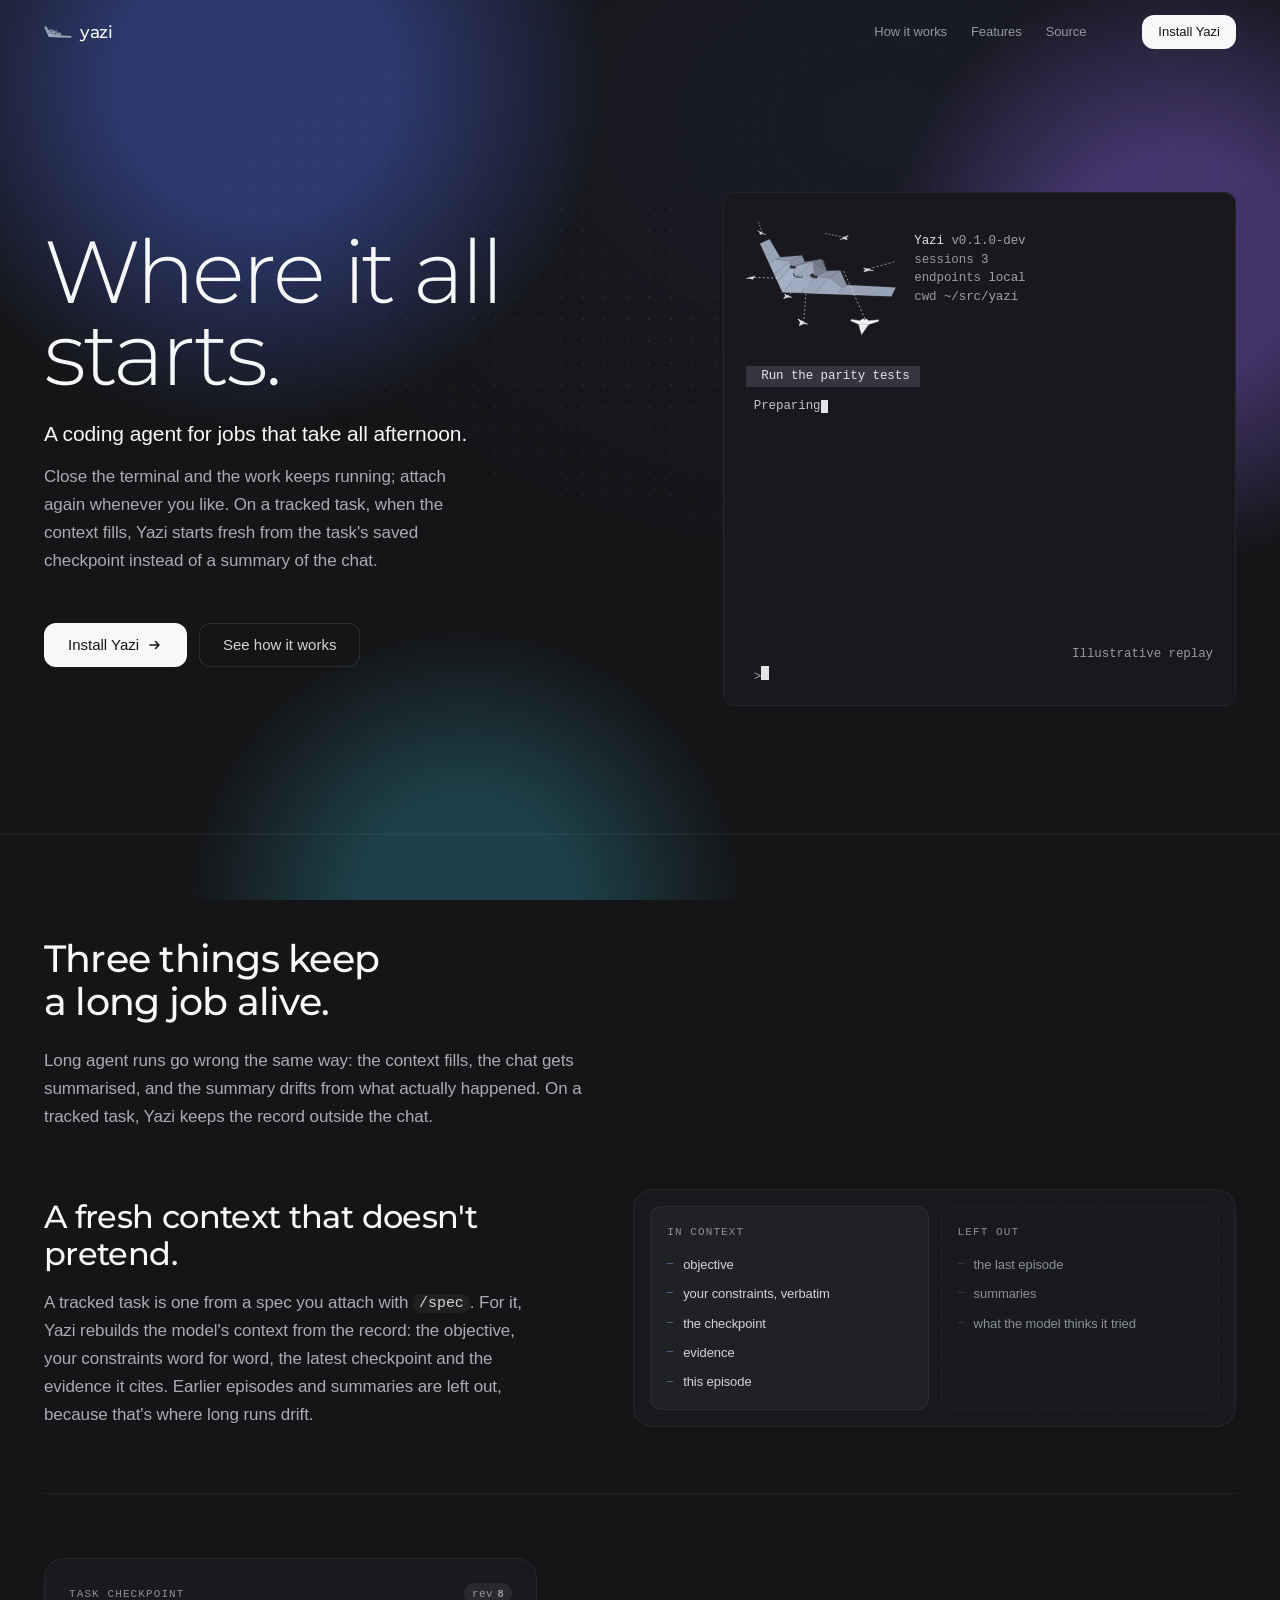
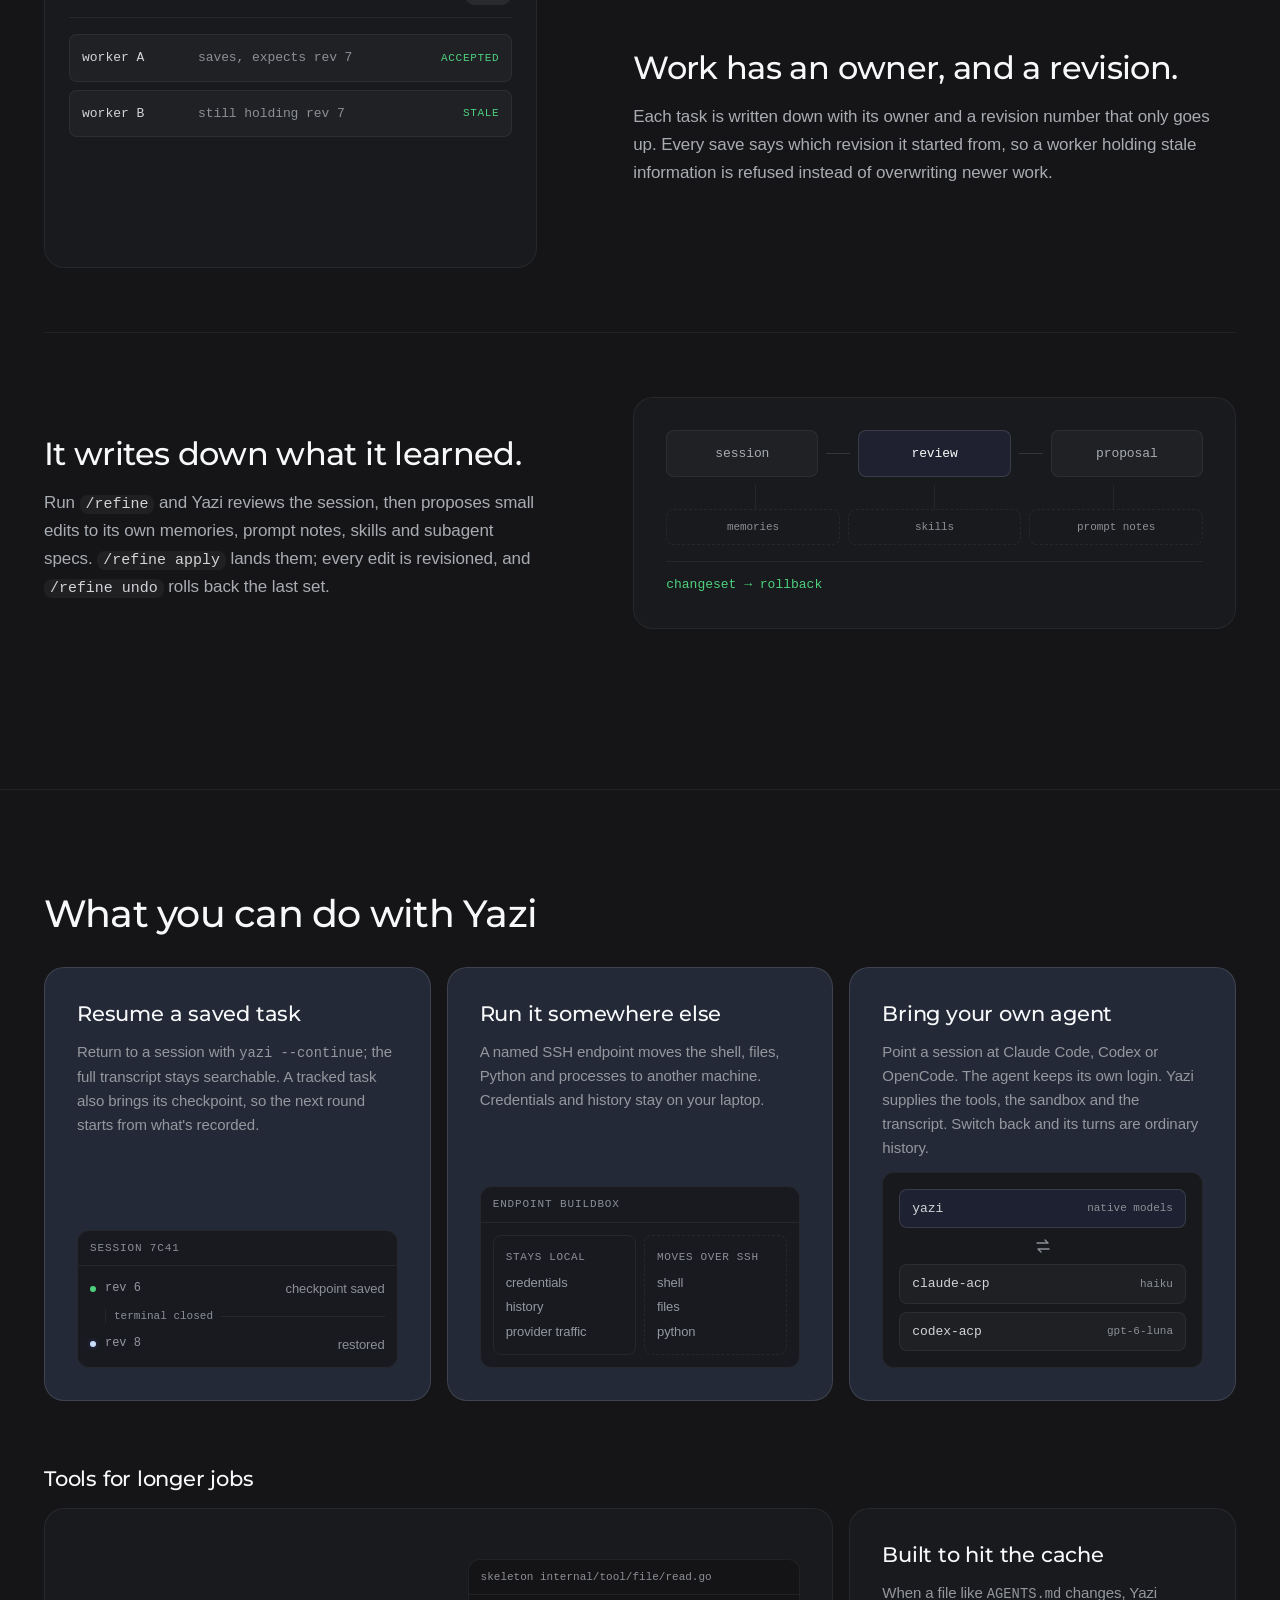
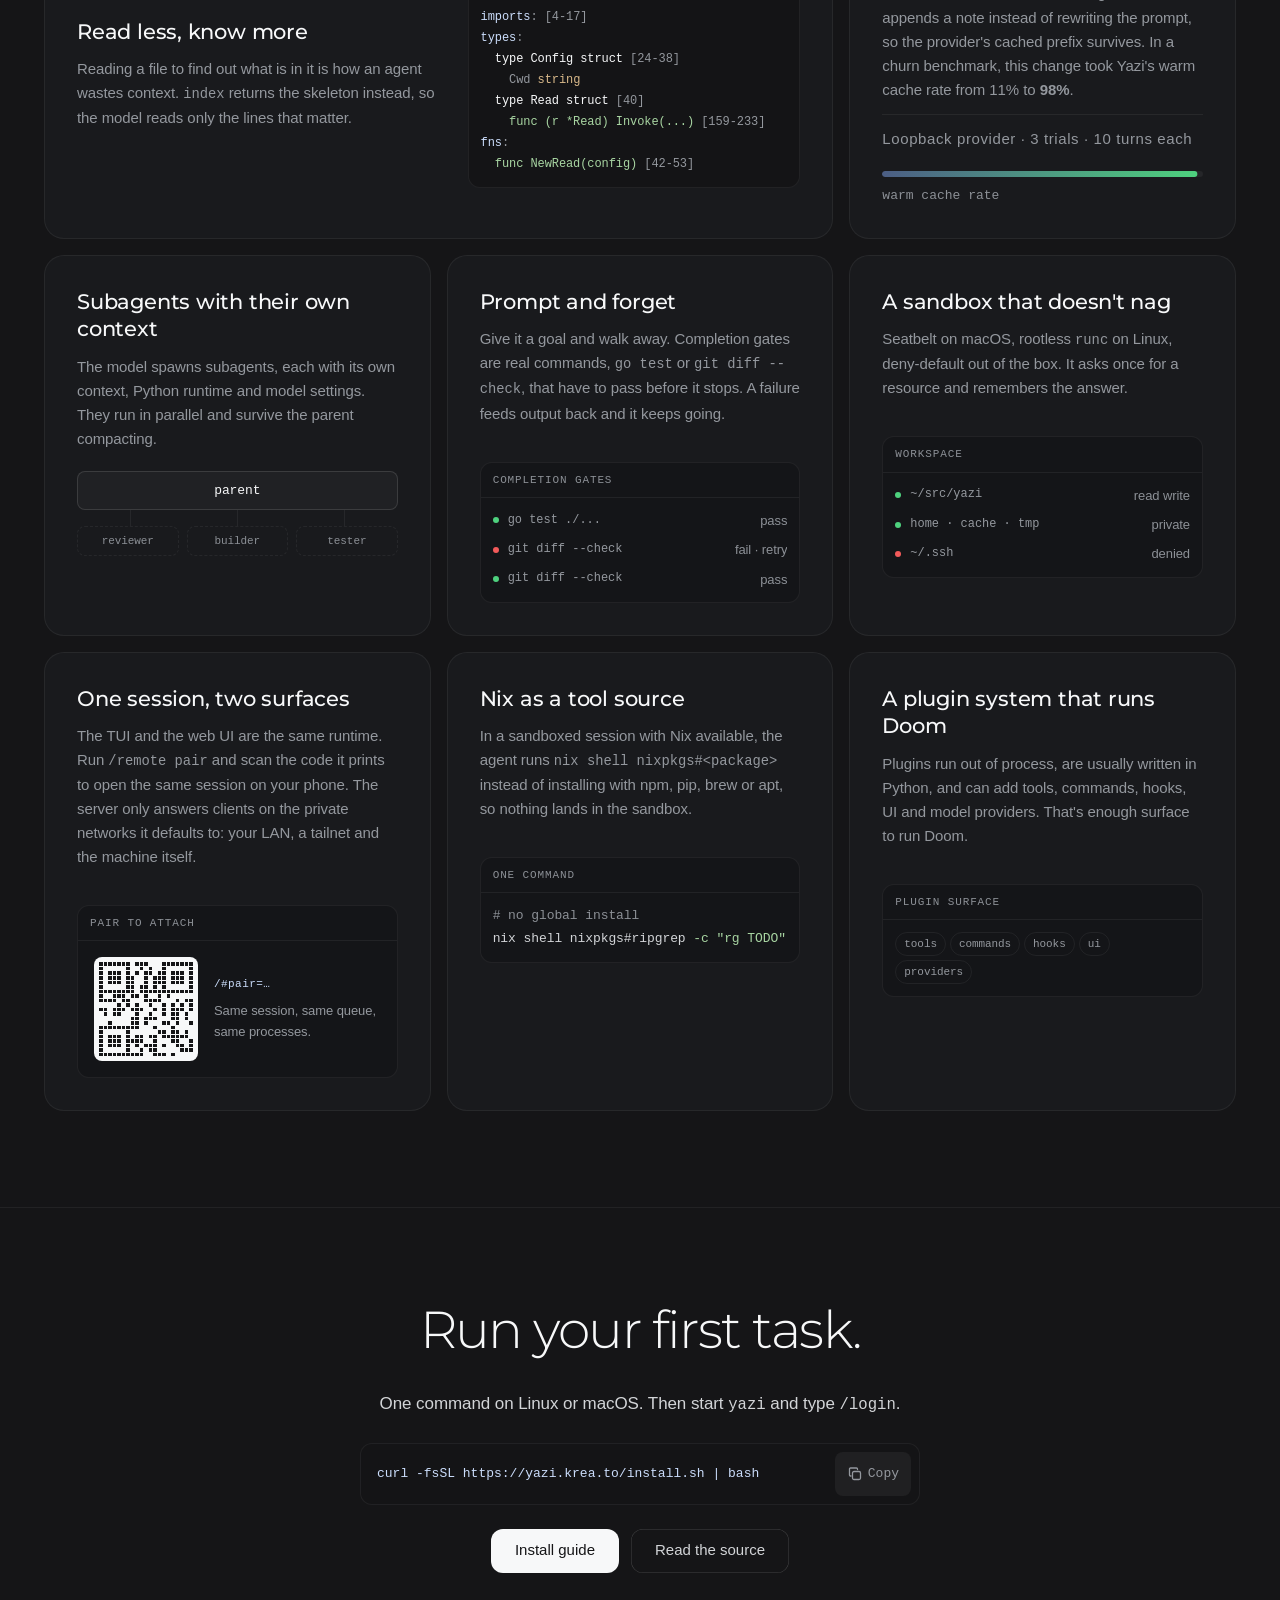
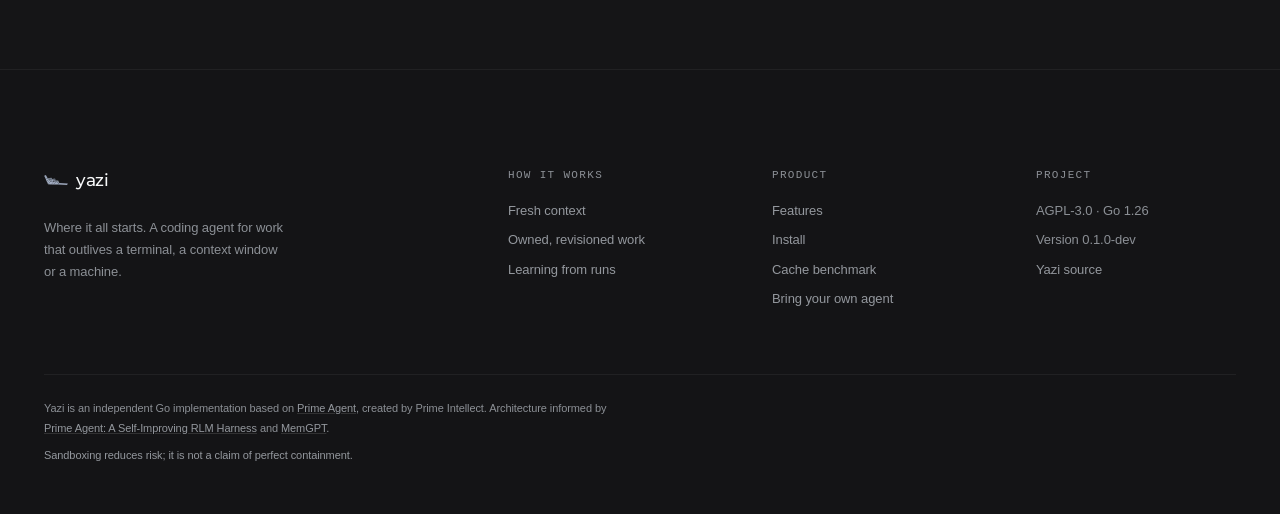
<file: index.html>
<!doctype html>
<html lang="en">
<head>
<meta charset="utf-8" />
<meta name="viewport" content="width=device-width, initial-scale=1, viewport-fit=cover" />
<meta name="color-scheme" content="dark" />
<meta name="theme-color" content="#151517" />
<title>Yazi — Where it all starts</title>
<meta name="description" content="Yazi is a coding agent for long jobs. Close the terminal and the work keeps running; on a tracked task, a full context restarts from the saved checkpoint instead of a chat summary." />
<!-- The site is dark-only (color-scheme: dark, one palette in tokens.css), so the
     icon and both brand marks are the -dark artwork; no prefers-color-scheme pair. -->
<link rel="icon" href="assets/img/favicon.svg" type="image/svg+xml" />
<link rel="preload" href="assets/fonts/montserrat-light.woff2" as="font" type="font/woff2" crossorigin />
<link rel="preload" href="assets/fonts/montserrat-medium.woff2" as="font" type="font/woff2" crossorigin />
<link rel="stylesheet" href="assets/css/tokens.css" />
<link rel="stylesheet" href="assets/css/tui.css" />
<link rel="stylesheet" href="assets/css/site.css" />
</head>
<body>

<a class="skip" href="#main">Skip to content</a>

<div class="field" aria-hidden="true">
  <div class="field__blob field__blob--1"></div>
  <div class="field__blob field__blob--2"></div>
  <div class="field__blob field__blob--3"></div>
  <div class="field__grid"><div class="field__dots"></div></div>
</div>

<div class="progress" aria-hidden="true"><i data-progress></i></div>

<header class="nav" data-nav>
  <div class="nav__inner">
    <a class="brand" href="index.html" aria-label="Yazi, home">
      <!-- Wing-only mark: the full logo's drones turn to specks at 28px. -->
      <img class="brand__mark" src="assets/img/mark-dark.svg" alt="" width="28" height="28" />
      <span class="brand__word">yazi</span>
    </a>
    <nav class="nav__links" aria-label="Sections">
      <a href="#mechanisms">How it works</a>
      <a href="#features">Features</a>
      <a href="https://src.krea.to/kreato/yazi">Source</a>
    </nav>
    <div class="nav__actions">
      <a class="btn btn--primary btn--sm" href="install.html">Install Yazi</a>
      <button class="nav__toggle" type="button" data-nav-toggle aria-expanded="false" aria-controls="nav-menu" aria-label="Open menu" hidden>
        <svg width="20" height="20" viewBox="0 0 20 20" fill="none" aria-hidden="true"><path d="M3 6h14M3 10h14M3 14h14" stroke="currentColor" stroke-width="1.5" stroke-linecap="round"/></svg>
      </button>
    </div>
  </div>
  <nav class="nav__menu" id="nav-menu" aria-label="Sections" data-nav-menu hidden>
      <a href="#mechanisms">How it works</a>
      <a href="#features">Features</a>
      <a href="https://src.krea.to/kreato/yazi">Source</a>
  </nav>
</header>

<main id="main">

  <!-- ══ HERO ══════════════════════════════════════════════════════════ -->
  <section class="hero" id="top">
    <div class="wrap">
      <div class="hero__grid">

        <div class="hero__copy">
          <h1 class="hero__title" data-split>
            <span class="line">Where it all</span>
            <span class="line">starts.</span>
          </h1>
          <p class="hero__lede hero__lede--strong">
            A coding agent for jobs that take all afternoon.
          </p>
          <p class="hero__lede hero__lede--detail">
            Close the terminal and the work keeps running; attach again whenever
            you like. On a tracked task, when the context fills, Yazi starts
            fresh from the task's saved checkpoint instead of a summary of the
            chat.
          </p>
          <div class="hero__cta" data-reveal>
            <a class="btn btn--primary" href="install.html" data-magnetic>
              Install Yazi
              <svg class="btn__icon" width="16" height="16" viewBox="0 0 16 16" fill="none" aria-hidden="true"><path d="M3 8h9M8.5 4.5 12 8l-3.5 3.5" stroke="currentColor" stroke-width="1.5" stroke-linecap="round" stroke-linejoin="round"/></svg>
            </a>
            <a class="btn btn--ghost" href="#mechanisms" data-magnetic>See how it works</a>
          </div>
        </div>

        <div class="hero__demo" data-reveal>
          <div class="hero__demo-inner" data-parallax="0.03">
          <figure class="tui" data-terminal>
            <div class="tui__screen">
              <div class="tui__header">
                <span class="tui__logo" aria-hidden="true"><img class="tui__logo-img" src="assets/img/logo-dark.svg" alt="" width="1024" height="1024" /></span>
                <div class="tui__meta">
                  <div class="tui__meta-row"><span class="tui__meta-name">Yazi </span><span class="tui__meta-val">v0.1.0-dev</span></div>
                  <div class="tui__meta-row"><span class="tui__meta-key">sessions </span><span class="tui__meta-val">3</span></div>
                  <div class="tui__meta-row"><span class="tui__meta-key">endpoints </span><span class="tui__meta-val">local</span></div>
                  <div class="tui__meta-row"><span class="tui__meta-key">cwd </span><span class="tui__meta-val">~/src/yazi</span></div>
                </div>
              </div>

              <div class="tui__log" data-terminal-out aria-label="Example Yazi session resuming after a disconnect">
                <p class="tui__user">Run the parity tests</p>
                <p class="tui__assistant">Preparing the test run.</p>
                <p class="tui__event">Checkpoint saved</p>
                <p class="tui__event is-disconnected">Terminal disconnected</p>
                <p class="tui__event">$ yazi --continue</p>
                <p class="tui__event is-resumed">Session restored</p>
                <div class="tui__tool is-done">
                  <div class="tui__tool-head">shell · <span class="tui__tool-state">done</span></div>
                  <div class="tui__tool-cmd">$ go test ./internal/tui2/parity</div>
                  <div class="tui__tool-out">ok  internal/tui2/parity    0.12s</div>
                  <div class="tui__tool-time">Took 1.2s</div>
                </div>
                <p class="tui__assistant">All four scenarios passed.</p>
              </div>

              <p class="sr-only" data-terminal-live role="log" aria-live="polite" aria-atomic="false"></p>

              <div class="tui__hint">
                <span class="tui__state"><span class="tui__spinner" data-spinner aria-hidden="true"></span><span data-state></span></span>
                <span class="tui__mode">Illustrative replay</span>
              </div>

              <div class="tui__prompt" aria-hidden="true"><span class="tui__prompt-glyph">&gt;</span><span class="tui__cursor"></span></div>
            </div>
          </figure>
          </div>
        </div>

      </div>
    </div>
  </section>

  <!-- ══ THE MECHANISMS ════════════════════════════════════════════════ -->
  <section class="section section--rule" id="mechanisms">
    <div class="wrap">
      <header class="section__head" data-reveal>
        <h2 class="h2">Three things keep a long job alive.</h2>
        <p class="lede">
          Long agent runs go wrong the same way: the context fills, the chat
          gets summarised, and the summary drifts from what actually happened.
          On a tracked task, Yazi keeps the record outside the chat.
        </p>
      </header>

      <!-- 01 -->
      <div class="split split--wide split--feature" id="bounded-episodes">
        <div class="split__text" data-reveal>
          <h3 class="h3 h3--lg">A fresh context that doesn't pretend.</h3>
          <p class="lede">
            A tracked task is one from a spec you attach with <code>/spec</code>.
            For it, Yazi rebuilds the model's context from the record: the
            objective, your constraints word for word, the latest checkpoint and
            the evidence it cites. Earlier episodes and summaries are left out,
            because that's where long runs drift.
          </p>
        </div>
        <div class="split__figure" data-reveal>
          <figure class="episode" aria-label="The context contains canonical task state and this episode's messages. It leaves out the previous episode, compaction summaries, and the model's recollection.">
            <div class="episode__col episode__col--in">
              <h4 class="episode__head mono">in context</h4>
              <ul class="episode__list">
                <li>objective</li>
                <li>your constraints, verbatim</li>
                <li>the checkpoint</li>
                <li>evidence</li>
                <li>this episode</li>
              </ul>
            </div>
            <div class="episode__col episode__col--out">
              <h4 class="episode__head mono">left out</h4>
              <ul class="episode__list episode__list--muted">
                <li>the last episode</li>
                <li>summaries</li>
                <li>what the model thinks it tried</li>
              </ul>
            </div>
          </figure>
        </div>
      </div>

      <!-- 02 -->
      <div class="split split--wide split--feature split--flip" id="revisioned-state">
        <div class="split__text" data-reveal>
          <h3 class="h3 h3--lg">Work has an owner, and a revision.</h3>
          <p class="lede">
            Each task is written down with its owner and a revision number that
            only goes up. Every save says which revision it started from, so a
            worker holding stale information is refused instead of overwriting
            newer work.
          </p>
        </div>
        <div class="split__figure" data-reveal>
          <figure class="race" data-race aria-label="Worker A saves the task checkpoint at revision 7 and it becomes revision 8. Worker B, still holding revision 7, tries to save and is rejected.">
            <div class="race__head">
              <span class="mono race__label">task checkpoint</span>
              <span class="pill pill--mono">rev <b data-race-rev>7</b></span>
            </div>
            <div class="race__rows">
              <div class="race__row" data-race-row="a">
                <span class="race__who mono">worker A</span>
                <span class="race__what">saves, expects rev 7</span>
                <span class="race__verdict" data-race-verdict>accepted</span>
              </div>
              <div class="race__row" data-race-row="b">
                <span class="race__who mono">worker B</span>
                <span class="race__what">still holding rev 7</span>
                <span class="race__verdict" data-race-verdict>stale</span>
              </div>
              <div class="race__row race__row--stale" data-race-row="b2">
                <span class="race__who mono">worker B</span>
                <span class="race__what">saves, expects rev 7</span>
                <span class="race__verdict" data-race-verdict>rejected</span>
              </div>
            </div>
            <div class="race__foot">
              <span class="mono">expected 7 ≠ current 8</span>
              <span class="mono race__foot-note">B reloads</span>
            </div>
          </figure>
        </div>
      </div>

      <!-- 03 -->
      <div class="split split--wide split--feature" id="continual-harness">
        <div class="split__text" data-reveal>
          <h3 class="h3 h3--lg">It writes down what it learned.</h3>
          <p class="lede">
            Run <code>/refine</code> and Yazi reviews the session, then proposes
            small edits to its own memories, prompt notes, skills and subagent
            specs. <code>/refine apply</code> lands them; every edit is
            revisioned, and <code>/refine undo</code> rolls back the last set.
          </p>
        </div>
        <div class="split__figure" data-reveal>
          <figure class="harness" aria-label="A session is reviewed, producing a proposal that edits memories, skills and prompt notes, with rollback available.">
            <div class="harness__stage">
              <span class="harness__node">session</span>
              <span class="harness__flow" aria-hidden="true"></span>
              <span class="harness__node harness__node--accent">review</span>
              <span class="harness__flow" aria-hidden="true"></span>
              <span class="harness__node">proposal</span>
            </div>
            <div class="harness__fan" aria-hidden="true"><i></i><i></i><i></i></div>
            <div class="harness__targets">
              <span class="harness__target">memories</span>
              <span class="harness__target">skills</span>
              <span class="harness__target">prompt notes</span>
            </div>
            <div class="harness__foot">
              <span class="mono harness__foot-ok">changeset → rollback</span>
            </div>
          </figure>
        </div>
      </div>
    </div>
  </section>

  <!-- ══ FEATURES ══════════════════════════════════════════════════════ -->
  <section class="section section--rule" id="features">
    <div class="wrap">
      <header class="section__head" data-reveal>
        <h2 class="h2">What you can do with Yazi</h2>
      </header>

      <div class="caps caps--workflows">
        <article class="cap" data-reveal id="history">
          <h3 class="h3">Resume a saved task</h3>
          <p>
            Return to a session with <code>yazi --continue</code>; the full
            transcript stays searchable. A tracked task also brings its
            checkpoint, so the next round starts from what's recorded.
          </p>
          <figure class="fig" aria-hidden="true">
            <div class="fig__head mono">session 7c41</div>
            <div class="fig__body">
              <div class="fig__row">
                <span class="fig__dot fig__dot--ok"></span>
                <span class="fig__k mono">rev 6</span>
                <span class="fig__v">checkpoint saved</span>
              </div>
              <div class="fig__gap mono">terminal closed</div>
              <div class="fig__row">
                <span class="fig__dot fig__dot--live"></span>
                <span class="fig__k mono">rev 8</span>
                <span class="fig__v">restored</span>
              </div>
            </div>
          </figure>
        </article>

        <article class="cap" data-reveal id="endpoints">
          <h3 class="h3">Run it somewhere else</h3>
          <p>
            A named SSH endpoint moves the shell, files, Python and processes to
            another machine. Credentials and history stay on your laptop.
          </p>
          <figure class="fig" aria-hidden="true">
            <div class="fig__head mono">endpoint buildbox</div>
            <div class="fig__split">
              <div class="fig__col">
                <span class="fig__colhead mono">stays local</span>
                <span>credentials</span>
                <span>history</span>
                <span>provider traffic</span>
              </div>
              <div class="fig__col fig__col--moves">
                <span class="fig__colhead mono">moves over ssh</span>
                <span>shell</span>
                <span>files</span>
                <span>python</span>
              </div>
            </div>
          </figure>
        </article>

        <article class="cap" data-reveal id="acp">
          <div class="cap__body">
            <h3 class="h3">Bring your own agent</h3>
            <p>
              Point a session at Claude Code, Codex or OpenCode. The agent keeps
              its own login. Yazi supplies the tools, the sandbox and the
              transcript. Switch back and its turns are ordinary history.
            </p>
          </div>
          <div class="cap__figure">
            <figure class="acp" aria-label="A session switching between Yazi's models and external ACP agents, each keeping its own session.">
              <div class="acp__row acp__row--yazi">
                <span class="acp__who">yazi</span>
                <span class="acp__what mono">native models</span>
              </div>
              <div class="acp__swap" aria-hidden="true">
                <svg width="20" height="20" viewBox="0 0 20 20" fill="none"><path d="M4 7h11l-3-3M16 13H5l3 3" stroke="currentColor" stroke-width="1.4" stroke-linecap="round" stroke-linejoin="round"/></svg>
              </div>
              <div class="acp__row">
                <span class="acp__who">claude-acp</span>
                <span class="acp__what mono">haiku</span>
              </div>
              <div class="acp__row">
                <span class="acp__who">codex-acp</span>
                <span class="acp__what mono">gpt-6-luna</span>
              </div>
            </figure>
          </div>
        </article>
      </div>

      <h3 class="h3 features__subhead">Tools for longer jobs</h3>
      <div class="caps">
        <article class="cap cap--wide" data-reveal>
          <div class="cap__body">
            <h4 class="h3">Read less, know more</h4>
            <p>
              Reading a file to find out what is in it is how an agent wastes
              context. <code>index</code> returns the skeleton instead, so the
              model reads only the lines that matter.
            </p>
          </div>
          <div class="cap__figure">
            <figure class="skeleton" aria-label="Example index output for a Go file: imports, types with fields and methods, and functions, each with a line range.">
              <div class="skeleton__head mono">skeleton internal/tool/file/read.go</div>
              <pre class="skeleton__body"><span class="sk-k">imports</span>: [4-17]
<span class="sk-k">types</span>:
  <span class="sk-t">type Config struct</span> [24-38]
    Cwd <span class="sk-y">string</span>
  <span class="sk-t">type Read struct</span> [40]
    <span class="sk-f">func (r *Read) Invoke(...)</span> [159-233]
<span class="sk-k">fns</span>:
  <span class="sk-f">func NewRead(config)</span> [42-53]</pre>
            </figure>
          </div>
        </article>

        <article class="cap" data-reveal id="cache">
          <h4 class="h3">Built to hit the cache</h4>
          <p>
            When a file like <code>AGENTS.md</code> changes, Yazi appends a note
            instead of rewriting the prompt, so the provider's cached prefix
            survives. In a churn benchmark, this change took Yazi's warm cache
            rate from 11% to <b>98%</b>.
          </p>
          <p class="cap__meta">Loopback provider · 3 trials · 10 turns each</p>
          <div class="cap__gauge" aria-hidden="true">
            <div class="gauge" data-gauge><i></i></div>
            <span class="mono gauge__label">warm cache rate</span>
          </div>
        </article>

        <article class="cap" data-reveal id="rlm">
          <h4 class="h3">Subagents with their own context</h4>
          <p>
            The model spawns subagents, each with its own context, Python
            runtime and model settings. They run in parallel and survive the
            parent compacting.
          </p>
          <div class="cap__tree" aria-hidden="true">
            <div class="cap__node cap__node--root">parent</div>
            <div class="cap__kids"><i></i><i></i><i></i></div>
            <div class="cap__leaves">
              <span>reviewer</span><span>builder</span><span>tester</span>
            </div>
          </div>
        </article>

        <article class="cap" data-reveal id="gates">
          <h4 class="h3">Prompt and forget</h4>
          <p>
            Give it a goal and walk away. Completion gates are real commands,
            <code>go test</code> or <code>git diff --check</code>, that have to
            pass before it stops. A failure feeds output back and it keeps
            going.
          </p>
          <figure class="fig" aria-hidden="true">
            <div class="fig__head mono">completion gates</div>
            <div class="fig__body">
              <div class="fig__row">
                <span class="fig__dot fig__dot--ok"></span>
                <span class="fig__k mono">go test ./...</span>
                <span class="fig__v">pass</span>
              </div>
              <div class="fig__row">
                <span class="fig__dot fig__dot--bad"></span>
                <span class="fig__k mono">git diff --check</span>
                <span class="fig__v">fail · retry</span>
              </div>
              <div class="fig__row">
                <span class="fig__dot fig__dot--ok"></span>
                <span class="fig__k mono">git diff --check</span>
                <span class="fig__v">pass</span>
              </div>
            </div>
          </figure>
        </article>

        <article class="cap" data-reveal id="sandbox">
          <h4 class="h3">A sandbox that doesn't nag</h4>
          <p>
            Seatbelt on macOS, rootless <code>runc</code> on Linux, deny-default
            out of the box. It asks once for a resource and remembers the
            answer.
          </p>
          <figure class="fig" aria-hidden="true">
            <div class="fig__head mono">workspace</div>
            <div class="fig__body">
              <div class="fig__row">
                <span class="fig__dot fig__dot--ok"></span>
                <span class="fig__k mono">~/src/yazi</span>
                <span class="fig__v">read write</span>
              </div>
              <div class="fig__row">
                <span class="fig__dot fig__dot--ok"></span>
                <span class="fig__k mono">home · cache · tmp</span>
                <span class="fig__v">private</span>
              </div>
              <div class="fig__row">
                <span class="fig__dot fig__dot--bad"></span>
                <span class="fig__k mono">~/.ssh</span>
                <span class="fig__v">denied</span>
              </div>
            </div>
          </figure>
        </article>

        <article class="cap" data-reveal id="surfaces-qr">
          <h4 class="h3">One session, two surfaces</h4>
          <p>
            The TUI and the web UI are the same runtime. Run
            <code>/remote pair</code> and scan the code it prints to open the
            same session on your phone. The server only answers clients on the
            private networks it defaults to: your LAN, a tailnet and the machine
            itself.
          </p>
          <figure class="fig fig--qr" aria-hidden="true">
            <div class="fig__head mono">pair to attach</div>
            <div class="fig__qrbody">
              <div class="qr" data-qr></div>
              <div class="fig__qrtext">
                <span class="mono">/#pair=…</span>
                <span>Same session, same queue, same processes.</span>
              </div>
            </div>
          </figure>
        </article>

        <article class="cap" data-reveal id="nix">
          <h4 class="h3">Nix as a tool source</h4>
          <p>
            In a sandboxed session with Nix available, the agent runs
            <code>nix shell nixpkgs#&lt;package&gt;</code> instead of installing
            with npm, pip, brew or apt, so nothing lands in the sandbox.
          </p>
          <figure class="fig fig--code" aria-hidden="true">
            <div class="fig__head mono">one command</div>
            <pre class="fig__code"><span class="c-com"># no global install</span>
nix shell nixpkgs#ripgrep <span class="c-str">-c</span> <span class="c-str">"rg TODO"</span></pre>
          </figure>
        </article>

        <article class="cap" data-reveal id="plugins">
          <h4 class="h3">A plugin system that runs Doom</h4>
          <p>
            Plugins run out of process, are usually written in Python, and can
            add tools, commands, hooks, UI and model providers. That's enough
            surface to run Doom.
          </p>
          <figure class="fig" aria-hidden="true">
            <div class="fig__head mono">plugin surface</div>
            <div class="fig__tags">
              <span>tools</span><span>commands</span><span>hooks</span>
              <span>ui</span><span>providers</span>
            </div>
          </figure>
        </article>
      </div>
    </div>
  </section>

  <!-- ══ INSTALL ═══════════════════════════════════════════════════════ -->
  <section class="section section--rule" id="install">
    <div class="wrap">
      <div class="cta" data-reveal>
        <h2 class="cta__title">Run your first task.</h2>
        <p class="cta__note">One command on Linux or macOS. Then start <code>yazi</code> and type <code>/login</code>.</p>
        <div class="snippet" data-copy-host>
              <code class="snippet__code">curl -fsSL https://yazi.krea.to/install.sh | bash</code>
              <button class="snippet__copy" type="button" data-copy aria-label="Copy install command" hidden>
                <svg width="16" height="16" viewBox="0 0 16 16" fill="none" aria-hidden="true"><rect x="5.5" y="5.5" width="8" height="8" rx="1.5" stroke="currentColor" stroke-width="1.3"/><path d="M10.5 3.5v-.5a1 1 0 0 0-1-1h-6a1 1 0 0 0-1 1v6a1 1 0 0 0 1 1H4" stroke="currentColor" stroke-width="1.3" stroke-linecap="round"/></svg>
                <span class="snippet__copy-text">Copy</span>
              </button>
            </div>
            <p class="snippet__feedback sr-only" role="status" data-copy-feedback></p>
        <div class="cta__actions">
          <a class="btn btn--primary" href="install.html">Install guide</a>
          <a class="btn btn--ghost" href="https://src.krea.to/kreato/yazi">Read the source</a>
        </div>
      </div>
    </div>
  </section>
</main>

<footer class="foot">
  <div class="wrap">
    <div class="foot__grid">
      <div class="foot__brand">
        <a class="brand" href="index.html">
          <!-- Wing-only mark, -dark variant, as in the header. -->
          <img class="brand__mark" src="assets/img/mark-dark.svg" alt="" width="24" height="24" />
          <span class="brand__word">yazi</span>
        </a>
        <p class="foot__tag">Where it all starts. A coding agent for work that outlives a terminal, a context window or a machine.</p>
      </div>
      <nav class="foot__col" aria-label="How it works">
        <p class="foot__head mono">How it works</p>
        <a href="index.html#bounded-episodes">Fresh context</a>
        <a href="index.html#revisioned-state">Owned, revisioned work</a>
        <a href="index.html#continual-harness">Learning from runs</a>
      </nav>
      <nav class="foot__col" aria-label="Product">
        <p class="foot__head mono">Product</p>
        <a href="index.html#features">Features</a>
        <a href="install.html">Install</a>
        <a href="index.html#cache">Cache benchmark</a>
        <a href="index.html#acp">Bring your own agent</a>
      </nav>
      <div class="foot__col">
        <p class="foot__head mono">Project</p>
        <p class="foot__meta">AGPL-3.0 · Go 1.26</p>
        <p class="foot__meta">Version 0.1.0-dev</p>
        <a href="https://src.krea.to/kreato/yazi">Yazi source</a>
      </div>
    </div>
    <div class="foot__base">
      <p class="foot__line">
        Yazi is an independent Go implementation based on
        <a href="https://github.com/PrimeIntellect-ai/prime-agent">Prime Agent</a>,
        created by Prime Intellect. Architecture informed by
        <a href="https://arxiv.org/abs/2608.23552">Prime Agent: A Self-Improving RLM Harness</a>
        and <a href="https://arxiv.org/abs/2310.08560">MemGPT</a>.
      </p>
      <p class="foot__line foot__line--dim">Sandboxing reduces risk; it is not a claim of perfect containment.</p>
    </div>
  </div>
</footer>

<script src="assets/js/terminal-frames.js" defer></script>
<script src="assets/js/site.js" defer></script>
</body>
</html>
</file>
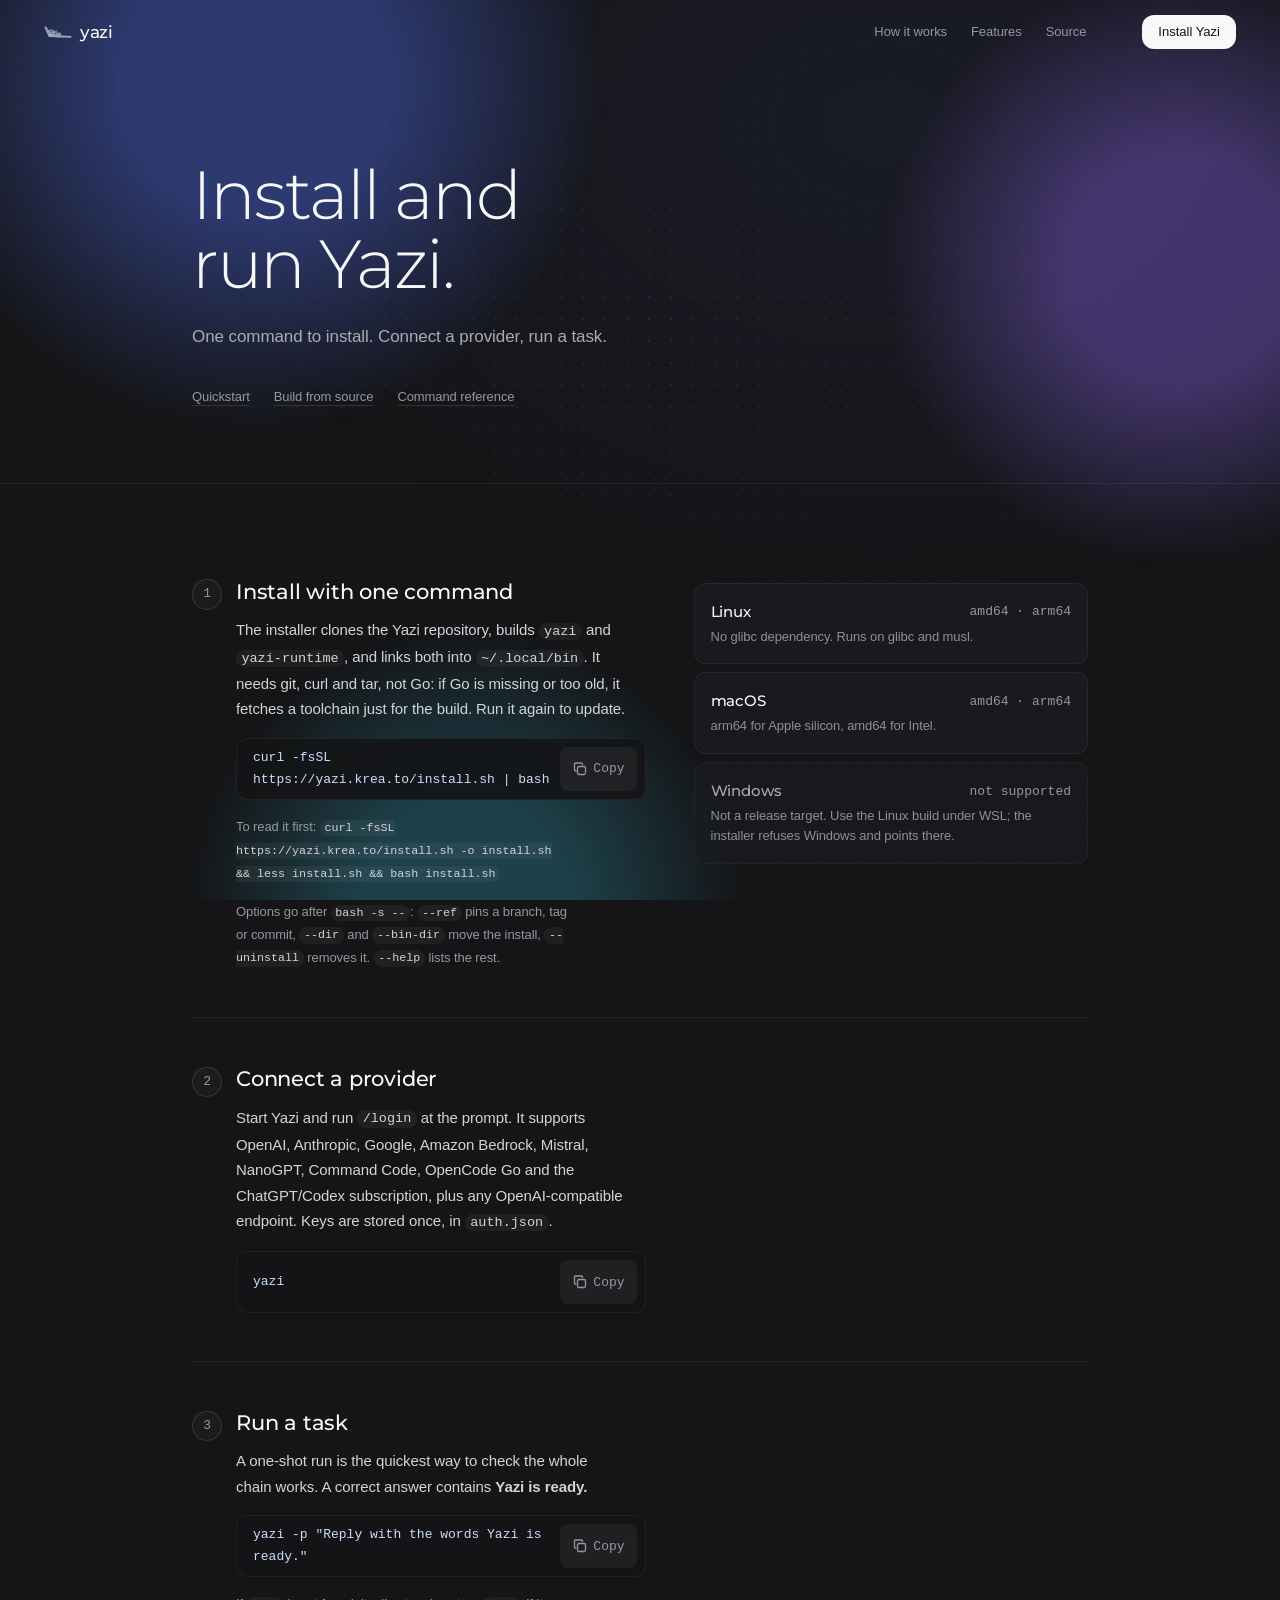
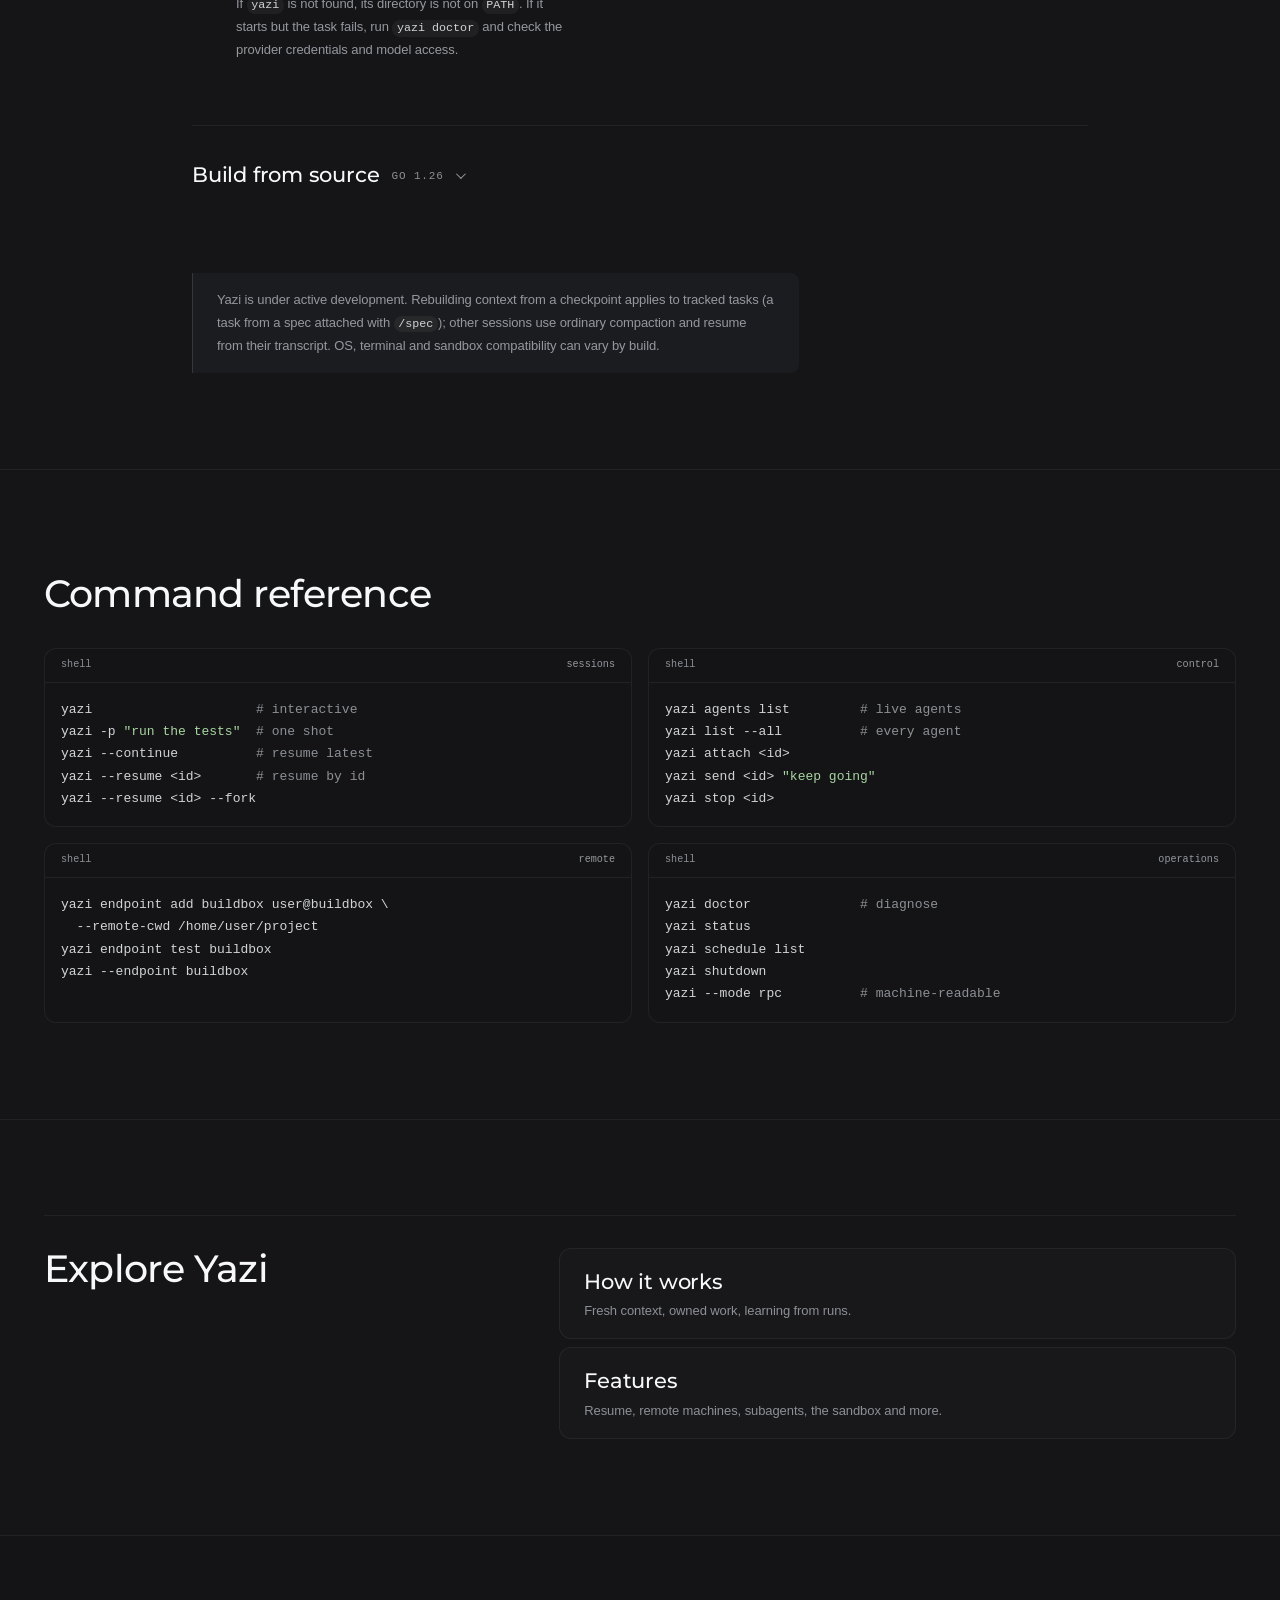
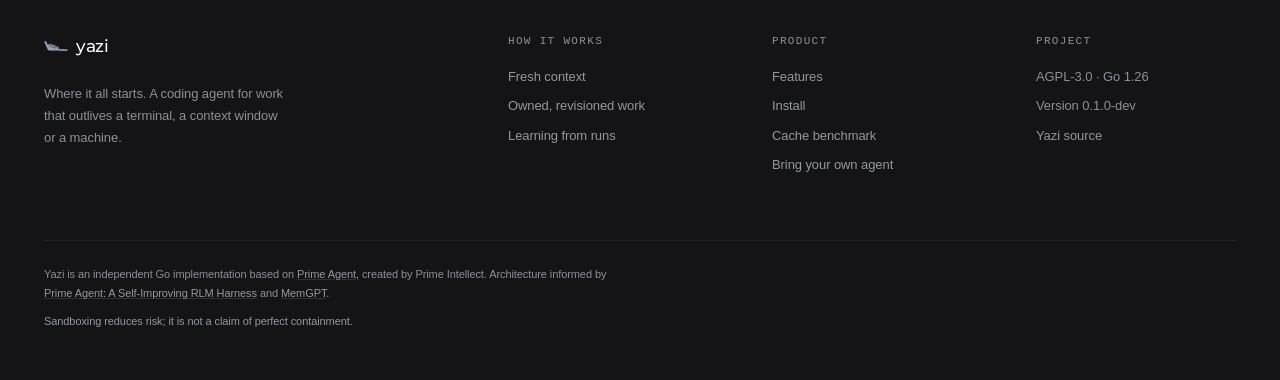
<file: install.html>
<!doctype html>
<html lang="en">
<head>
<meta charset="utf-8" />
<meta name="viewport" content="width=device-width, initial-scale=1, viewport-fit=cover" />
<meta name="color-scheme" content="dark" />
<meta name="theme-color" content="#151517" />
<title>Install — Yazi</title>
<meta name="description" content="Install Yazi on Linux or macOS with one command, connect a provider, and run your first task." />
<!-- The site is dark-only (color-scheme: dark, one palette in tokens.css), so the
     icon and both brand marks are the -dark artwork; no prefers-color-scheme pair. -->
<link rel="icon" href="assets/img/favicon.svg" type="image/svg+xml" />
<link rel="preload" href="assets/fonts/montserrat-light.woff2" as="font" type="font/woff2" crossorigin />
<link rel="preload" href="assets/fonts/montserrat-medium.woff2" as="font" type="font/woff2" crossorigin />
<link rel="stylesheet" href="assets/css/tokens.css" />
<link rel="stylesheet" href="assets/css/tui.css" />
<link rel="stylesheet" href="assets/css/site.css" />
</head>
<body>

<a class="skip" href="#main">Skip to content</a>

<div class="field" aria-hidden="true">
  <div class="field__blob field__blob--1"></div>
  <div class="field__blob field__blob--2"></div>
  <div class="field__blob field__blob--3"></div>
  <div class="field__grid"><div class="field__dots"></div></div>
</div>

<div class="progress" aria-hidden="true"><i data-progress></i></div>

<header class="nav" data-nav>
  <div class="nav__inner">
    <a class="brand" href="index.html" aria-label="Yazi, home">
      <!-- Wing-only mark: the full logo's drones turn to specks at 28px. -->
      <img class="brand__mark" src="assets/img/mark-dark.svg" alt="" width="28" height="28" />
      <span class="brand__word">yazi</span>
    </a>
    <nav class="nav__links" aria-label="Sections">
      <a href="index.html#mechanisms">How it works</a>
      <a href="index.html#features">Features</a>
      <a href="https://src.krea.to/kreato/yazi">Source</a>
    </nav>
    <div class="nav__actions">
      <a class="btn btn--primary btn--sm" href="install.html" aria-current="page">Install Yazi</a>
      <button class="nav__toggle" type="button" data-nav-toggle aria-expanded="false" aria-controls="nav-menu" aria-label="Open menu" hidden>
        <svg width="20" height="20" viewBox="0 0 20 20" fill="none" aria-hidden="true"><path d="M3 6h14M3 10h14M3 14h14" stroke="currentColor" stroke-width="1.5" stroke-linecap="round"/></svg>
      </button>
    </div>
  </div>
  <nav class="nav__menu" id="nav-menu" aria-label="Sections" data-nav-menu hidden>
      <a href="index.html#mechanisms">How it works</a>
      <a href="index.html#features">Features</a>
      <a href="https://src.krea.to/kreato/yazi">Source</a>
  </nav>
</header>

<main id="main">

  <section class="pagehead">
    <div class="wrap">
      <h1 class="pagehead__title" data-split>
        <span class="line">Install and</span>
        <span class="line">run Yazi.</span>
      </h1>
      <p class="pagehead__lede">One command to install. Connect a provider, run a task.</p>
      <nav class="page-jumps" aria-label="On this page">
        <a href="#steps">Quickstart</a>
        <a href="#from-source">Build from source</a>
        <a href="#commands">Command reference</a>
      </nav>
    </div>
  </section>

  <section class="section section--rule" id="steps">
    <div class="wrap">
      <ol class="steps">

        <li class="step" id="platform">
          <div class="step__body">
            <h2 class="step__title">Install with one command</h2>
            <p class="step__text">
              The installer clones the Yazi repository, builds <code>yazi</code>
              and <code>yazi-runtime</code>, and links both into
              <code>~/.local/bin</code>. It needs git, curl and tar, not Go: if
              Go is missing or too old, it fetches a toolchain just for the build.
              Run it again to update.
            </p>
            <div class="snippet" data-copy-host>
              <code class="snippet__code">curl -fsSL https://yazi.krea.to/install.sh | bash</code>
              <button class="snippet__copy" type="button" data-copy aria-label="Copy install command" hidden>
                <svg width="16" height="16" viewBox="0 0 16 16" fill="none" aria-hidden="true"><rect x="5.5" y="5.5" width="8" height="8" rx="1.5" stroke="currentColor" stroke-width="1.3"/><path d="M10.5 3.5v-.5a1 1 0 0 0-1-1h-6a1 1 0 0 0-1 1v6a1 1 0 0 0 1 1H4" stroke="currentColor" stroke-width="1.3" stroke-linecap="round"/></svg>
                <span class="snippet__copy-text">Copy</span>
              </button>
            </div>
            <p class="snippet__feedback sr-only" role="status" data-copy-feedback></p>
            <p class="step__text step__text--dim">
              To read it first:
              <code>curl -fsSL https://yazi.krea.to/install.sh -o install.sh &amp;&amp; less install.sh &amp;&amp; bash install.sh</code>
            </p>
            <p class="step__text step__text--dim">
              Options go after <code>bash -s --</code>: <code>--ref</code> pins a
              branch, tag or commit, <code>--dir</code> and <code>--bin-dir</code>
              move the install, <code>--uninstall</code> removes it.
              <code>--help</code> lists the rest.
            </p>
          </div>
          <div class="step__aside">
            <ul class="plat-list">
              <li class="plat">
                <span class="plat__os">Linux</span>
                <span class="plat__arch mono">amd64 · arm64</span>
                <span class="plat__note">No glibc dependency. Runs on glibc and musl.</span>
              </li>
              <li class="plat">
                <span class="plat__os">macOS</span>
                <span class="plat__arch mono">amd64 · arm64</span>
                <span class="plat__note">arm64 for Apple silicon, amd64 for Intel.</span>
              </li>
              <li class="plat plat--out">
                <span class="plat__os">Windows</span>
                <span class="plat__arch mono">not supported</span>
                <span class="plat__note">Not a release target. Use the Linux build under WSL; the installer refuses Windows and points there.</span>
              </li>
            </ul>
          </div>
        </li>

        <li class="step" id="provider">
          <div class="step__body">
            <h2 class="step__title">Connect a provider</h2>
            <p class="step__text">
              Start Yazi and run <code>/login</code> at the prompt. It supports
              OpenAI, Anthropic, Google, Amazon Bedrock, Mistral, NanoGPT,
              Command Code, OpenCode Go and the ChatGPT/Codex subscription, plus
              any OpenAI-compatible endpoint. Keys are stored once, in
              <code>auth.json</code>.
            </p>
            <div class="snippet" data-copy-host>
              <code class="snippet__code">yazi</code>
              <button class="snippet__copy" type="button" data-copy aria-label="Copy launch command" hidden>
                <svg width="16" height="16" viewBox="0 0 16 16" fill="none" aria-hidden="true"><rect x="5.5" y="5.5" width="8" height="8" rx="1.5" stroke="currentColor" stroke-width="1.3"/><path d="M10.5 3.5v-.5a1 1 0 0 0-1-1h-6a1 1 0 0 0-1 1v6a1 1 0 0 0 1 1H4" stroke="currentColor" stroke-width="1.3" stroke-linecap="round"/></svg>
                <span class="snippet__copy-text">Copy</span>
              </button>
            </div>
            <p class="snippet__feedback sr-only" role="status" data-copy-feedback></p>
          </div>
        </li>

        <li class="step" id="first-task">
          <div class="step__body">
            <h2 class="step__title">Run a task</h2>
            <p class="step__text">
              A one-shot run is the quickest way to check the whole chain works.
              A correct answer contains <strong>Yazi is ready.</strong>
            </p>
            <div class="snippet" data-copy-host>
              <code class="snippet__code">yazi -p &quot;Reply with the words Yazi is ready.&quot;</code>
              <button class="snippet__copy" type="button" data-copy aria-label="Copy first task command" hidden>
                <svg width="16" height="16" viewBox="0 0 16 16" fill="none" aria-hidden="true"><rect x="5.5" y="5.5" width="8" height="8" rx="1.5" stroke="currentColor" stroke-width="1.3"/><path d="M10.5 3.5v-.5a1 1 0 0 0-1-1h-6a1 1 0 0 0-1 1v6a1 1 0 0 0 1 1H4" stroke="currentColor" stroke-width="1.3" stroke-linecap="round"/></svg>
                <span class="snippet__copy-text">Copy</span>
              </button>
            </div>
            <p class="snippet__feedback sr-only" role="status" data-copy-feedback></p>
            <p class="step__text step__text--dim">
              If <code>yazi</code> is not found, its directory is not on
              <code>PATH</code>. If it starts but the task fails, run
              <code>yazi doctor</code> and check the provider credentials and
              model access.
            </p>
          </div>
        </li>

      </ol>

      <details class="source" id="from-source">
        <summary>
          <span class="source__label">Build from source</span>
          <span class="source__hint mono">Go 1.26</span>
        </summary>
        <div class="source__body">
          <p class="step__text">
            From the root of a local checkout of the
            <a href="https://src.krea.to/kreato/yazi">Yazi repository</a>.
            Keep the two outputs together and add their directory to your
            <code>PATH</code>. The installer does exactly this.
          </p>
          <div class="snippet" data-copy-host>
              <code class="snippet__code">go build -trimpath -o yazi ./cmd/yazi
go build -trimpath -o yazi-runtime ./cmd/yazi-runtime</code>
              <button class="snippet__copy" type="button" data-copy aria-label="Copy build commands" hidden>
                <svg width="16" height="16" viewBox="0 0 16 16" fill="none" aria-hidden="true"><rect x="5.5" y="5.5" width="8" height="8" rx="1.5" stroke="currentColor" stroke-width="1.3"/><path d="M10.5 3.5v-.5a1 1 0 0 0-1-1h-6a1 1 0 0 0-1 1v6a1 1 0 0 0 1 1H4" stroke="currentColor" stroke-width="1.3" stroke-linecap="round"/></svg>
                <span class="snippet__copy-text">Copy</span>
              </button>
            </div>
            <p class="snippet__feedback sr-only" role="status" data-copy-feedback></p>
          <p class="step__text step__text--dim">
            With Nix, run <code>nix run .#</code> from the repository instead.
            A native SQLite/FTS5 build needs CGO and
            <code>-tags 'yazi_sqlite_cgo sqlite_fts5'</code>.
          </p>
        </div>
      </details>

      <p class="install__caveat">
        Yazi is under active development. Rebuilding context from a checkpoint
        applies to tracked tasks (a task from a spec attached with
        <code>/spec</code>); other sessions use ordinary compaction and resume
        from their transcript.
        OS, terminal and sandbox compatibility can vary by build.
      </p>
    </div>
  </section>

  <section class="section section--rule" id="commands">
    <div class="wrap">
      <header class="section__head" data-reveal>
        <h2 class="h2">Command reference</h2>
      </header>

      <div class="codegrid">
        <figure class="code" data-reveal>
          <figcaption class="code__bar"><span class="mono">shell</span><span class="mono code__bar-note">sessions</span></figcaption>
<pre><code>yazi                     <span class="c-com"># interactive</span>
yazi -p <span class="c-str">"run the tests"</span>  <span class="c-com"># one shot</span>
yazi --continue          <span class="c-com"># resume latest</span>
yazi --resume &lt;id&gt;       <span class="c-com"># resume by id</span>
yazi --resume &lt;id&gt; --fork</code></pre>
        </figure>

        <figure class="code" data-reveal>
          <figcaption class="code__bar"><span class="mono">shell</span><span class="mono code__bar-note">control</span></figcaption>
<pre><code>yazi agents list         <span class="c-com"># live agents</span>
yazi list --all          <span class="c-com"># every agent</span>
yazi attach &lt;id&gt;
yazi send &lt;id&gt; <span class="c-str">"keep going"</span>
yazi stop &lt;id&gt;</code></pre>
        </figure>

        <figure class="code" data-reveal>
          <figcaption class="code__bar"><span class="mono">shell</span><span class="mono code__bar-note">remote</span></figcaption>
<pre><code>yazi endpoint add buildbox user@buildbox \
  --remote-cwd /home/user/project
yazi endpoint test buildbox
yazi --endpoint buildbox</code></pre>
        </figure>

        <figure class="code" data-reveal>
          <figcaption class="code__bar"><span class="mono">shell</span><span class="mono code__bar-note">operations</span></figcaption>
<pre><code>yazi doctor              <span class="c-com"># diagnose</span>
yazi status
yazi schedule list
yazi shutdown
yazi --mode rpc          <span class="c-com"># machine-readable</span></code></pre>
        </figure>
      </div>
    </div>
  </section>

  <section class="section section--rule" id="next">
    <div class="wrap">
      <div class="next" data-reveal>
        <div class="next__text">
          <h2 class="h2">Explore Yazi</h2>
        </div>
        <div class="next__links">
          <a class="next__link" href="index.html#mechanisms">
            <span class="next__label">How it works</span>
            <span class="next__desc">Fresh context, owned work, learning from runs.</span>
          </a>
          <a class="next__link" href="index.html#features">
            <span class="next__label">Features</span>
            <span class="next__desc">Resume, remote machines, subagents, the sandbox and more.</span>
          </a>
        </div>
      </div>
    </div>
  </section>
</main>

<footer class="foot">
  <div class="wrap">
    <div class="foot__grid">
      <div class="foot__brand">
        <a class="brand" href="index.html">
          <!-- Wing-only mark, -dark variant, as in the header. -->
          <img class="brand__mark" src="assets/img/mark-dark.svg" alt="" width="24" height="24" />
          <span class="brand__word">yazi</span>
        </a>
        <p class="foot__tag">Where it all starts. A coding agent for work that outlives a terminal, a context window or a machine.</p>
      </div>
      <nav class="foot__col" aria-label="How it works">
        <p class="foot__head mono">How it works</p>
        <a href="index.html#bounded-episodes">Fresh context</a>
        <a href="index.html#revisioned-state">Owned, revisioned work</a>
        <a href="index.html#continual-harness">Learning from runs</a>
      </nav>
      <nav class="foot__col" aria-label="Product">
        <p class="foot__head mono">Product</p>
        <a href="index.html#features">Features</a>
        <a href="install.html">Install</a>
        <a href="index.html#cache">Cache benchmark</a>
        <a href="index.html#acp">Bring your own agent</a>
      </nav>
      <div class="foot__col">
        <p class="foot__head mono">Project</p>
        <p class="foot__meta">AGPL-3.0 · Go 1.26</p>
        <p class="foot__meta">Version 0.1.0-dev</p>
        <a href="https://src.krea.to/kreato/yazi">Yazi source</a>
      </div>
    </div>
    <div class="foot__base">
      <p class="foot__line">
        Yazi is an independent Go implementation based on
        <a href="https://github.com/PrimeIntellect-ai/prime-agent">Prime Agent</a>,
        created by Prime Intellect. Architecture informed by
        <a href="https://arxiv.org/abs/2608.23552">Prime Agent: A Self-Improving RLM Harness</a>
        and <a href="https://arxiv.org/abs/2310.08560">MemGPT</a>.
      </p>
      <p class="foot__line foot__line--dim">Sandboxing reduces risk; it is not a claim of perfect containment.</p>
    </div>
  </div>
</footer>

<script src="assets/js/terminal-frames.js" defer></script>
<script src="assets/js/site.js" defer></script>
</body>
</html>
</file>
<file: assets/css/tokens.css>
/* ─────────────────────────────────────────────────────────────────────────
   Yazi product page — design tokens.

   Every value here traces to design/dna.json, which was measured from the
   shipped Yazi web client (see design/README.md). Nothing in site.css may
   declare a colour, radius, shadow or type size that is not in this file.
   ───────────────────────────────────────────────────────────────────────── */

/* Montserrat 300/400/500 — the product's brand face (SIL OFL, see
   assets/fonts/Montserrat-OFL.txt). Only these three weights ship. */
@font-face {
  font-family: 'Montserrat';
  font-style: normal;
  font-weight: 300;
  font-display: swap;
  src: url(../fonts/montserrat-light.woff2) format('woff2');
}
@font-face {
  font-family: 'Montserrat';
  font-style: normal;
  font-weight: 400;
  font-display: swap;
  src: url(../fonts/montserrat-regular.woff2) format('woff2');
}
@font-face {
  font-family: 'Montserrat';
  font-style: normal;
  font-weight: 500;
  font-display: swap;
  src: url(../fonts/montserrat-medium.woff2) format('woff2');
}

:root {
  /* ── Colour ──────────────────────────────────────────────────────────
     neutral.scale, lightest → darkest (dna.design_system.color.neutral) */
  --n-00: #f7f8f9;   /* primary text, primary button fill */
  --n-10: #d2d4d7;   /* secondary body */
  --n-20: #bcbec2;   /* tertiary */
  --n-30: #a8acb2;   /* lede, tertiary labels */
  --n-40: #94989e;   /* muted labels, captions */
  --n-50: #8c9096;   /* dim metadata */
  --n-60: #414149;   /* borders, dividers */
  --n-70: #232937;   /* elevated surface */
  --n-80: #1b1c1f;   /* card surface */
  --n-90: #151517;   /* page background */

  --surface-bg: var(--n-90);
  --surface-card: var(--n-80);
  --surface-elevated: var(--n-70);

  --accent: #2c345a;          /* the cool-blue field / deep accent */
  --accent-bright: #4c5e85;   /* accent at readable strength */
  --accent-light: #cbddfb;    /* accent text on dark */

  --text-primary: var(--n-00);
  --text-secondary: var(--n-10);
  --text-tertiary: var(--n-30);
  --text-muted: var(--n-40);
  --text-dim: var(--n-50);

  --border: var(--n-60);
  --border-soft: rgba(255, 255, 255, 0.06);
  --border-mid: rgba(255, 255, 255, 0.12);
  --border-strong: rgba(255, 255, 255, 0.2);

  --hover: rgba(255, 255, 255, 0.06);
  --active: rgba(255, 255, 255, 0.14);

  /* Surface tints. The DNA specifies that surfaces are semi-transparent where
     they meet the drifting field, so the field reads through the glass instead
     of being covered by it. Each is a palette colour plus the alpha that
     produces the measured composite; they live here so site.css holds no
     colour literals. */
  --tint-card: rgba(27, 28, 31, 0.88);      /* cards over the field */
  --tint-card-soft: rgba(27, 28, 31, 0.72); /* bands and callouts */
  --tint-card-faint: rgba(27, 28, 31, 0.6);
  --tint-well: rgba(21, 21, 23, 0.9);       /* code and snippet wells */
  --tint-well-soft: rgba(21, 21, 23, 0.78);
  --tint-well-faint: rgba(21, 21, 23, 0.7);
  --tint-nav: rgba(21, 21, 23, 0.82);       /* scrolled nav material */
  --tint-menu: rgba(21, 21, 23, 0.96);
  --tint-foot: rgba(21, 21, 23, 0.6);
  --tint-accent: rgba(44, 52, 90, 0.34);    /* accent-filled nodes */
  --tint-accent-soft: rgba(44, 52, 90, 0.22);
  --tint-raise: rgba(255, 255, 255, 0.03);  /* one step up from the surface */
  --tint-raise-2: rgba(255, 255, 255, 0.05);
  --tint-raise-3: rgba(255, 255, 255, 0.07);
  --tint-raise-4: rgba(255, 255, 255, 0.14);
  --tint-raise-5: rgba(255, 255, 255, 0.22);
  --tint-highlight: rgba(255, 255, 255, 0.06); /* 1px inner top edge */
  --tint-success-glow: rgba(78, 209, 126, 0.14);
  --tint-field-fade: rgba(44, 52, 90, 0.1);

  /* Code-block syntax. These are the only hues outside the measured palette:
     a code sample needs to distinguish string from number, and the product's
     own TUI themes carry the same two roles. Both clear 4.5:1 on --n-90. */
  --code-string: #a8d5a2;
  --code-number: #d9b98a;

  --success: #4ed17e;
  --warning: #f5a623;
  --error: #f25a5a;

  /* The drifting fields, from the client's --yz-blob-* tokens. */
  /* Measured from the client's landing surface: the reference is 24% #232937
     and 12% #2c345a, i.e. the field is a real presence, not a hint. These are
     the client's own --yz-blob-* values with the opacity the measurement
     implies. */
  --field-1: rgba(56, 74, 150, 0.70);
  --field-2: rgba(150, 110, 255, 0.34);
  --field-3: rgba(56, 190, 220, 0.26);
  --field-wash: rgba(44, 52, 90, 0.22);
  --grid-dot: rgba(247, 248, 249, 0.07);

  /* ── Type ────────────────────────────────────────────────────────────
     dna.design_system.typography */
  --font-heading: 'Montserrat', -apple-system, BlinkMacSystemFont, 'Segoe UI', sans-serif;
  --font-body: -apple-system, BlinkMacSystemFont, 'Segoe UI', 'PingFang SC',
    'Hiragino Sans GB', 'Helvetica Neue', Helvetica, Arial, sans-serif;
  --font-mono: 'SF Mono', 'JetBrains Mono', 'Fira Code', Consolas,
    'Liberation Mono', Menlo, monospace;

  --fs-display: clamp(3rem, 1.2rem + 5.6vw, 5.5rem);  /* 88px */
  --fs-h2: clamp(1.75rem, 1.2rem + 2.2vw, 2.375rem);    /* 38px */
  --fs-h3: 1.3125rem;                                   /* 21px */
  --fs-body: 1.0625rem;                                 /* 17px */
  --fs-sm: 0.9375rem;                                   /* 15px */
  --fs-caption: 0.8125rem;                              /* 13px */
  --fs-overline: 0.6875rem;                             /* 11px */

  --lh-display: 0.94;
  --lh-h1: 1.04;
  --lh-h2: 1.12;
  --lh-h3: 1.3;
  --lh-body: 1.65;
  --lh-sm: 1.6;
  --lh-caption: 1.5;

  --tr-display: -0.035em;
  --tr-h1: -0.025em;
  --tr-h2: -0.02em;
  --tr-h3: -0.01em;
  --tr-body: -0.005em;
  --tr-overline: 0.18em;

  /* ── Space (base_unit 4px) ───────────────────────────────────────────*/
  --s-1: 0.25rem;   /* 4  */
  --s-2: 0.5rem;    /* 8  */
  --s-3: 0.75rem;   /* 12 */
  --s-4: 1rem;      /* 16 */
  --s-5: 1.5rem;    /* 24 */
  --s-6: 2rem;      /* 32 */
  --s-7: 3rem;      /* 48 */
  --s-8: 4rem;      /* 64 */
  --s-9: 6rem;      /* 96 */
  --s-10: 8rem;     /* 128 */
  --s-11: 10rem;    /* 160 */

  /* ── Layout ──────────────────────────────────────────────────────────*/
  --wrap: 1240px;
  --gutter: var(--s-5);
  --nav-h: 64px;
  --touch-target: 44px;

  /* ── Shape ───────────────────────────────────────────────────────────*/
  --r-sm: 8px;
  --r-md: 12px;
  --r-lg: 20px;
  --r-pill: 999px;

  /* ── Elevation: 0.5px hairline + two low-opacity blooms ──────────────*/
  --shadow-low: 0 0 0 0.5px rgba(255, 255, 255, 0.06), 0 2px 6px rgba(0, 0, 0, 0.28);
  --shadow-med: 0 0 0 0.5px rgba(255, 255, 255, 0.09), 0 4px 16px rgba(0, 0, 0, 0.32),
    0 0 24px rgba(0, 0, 0, 0.22);
  --shadow-high: 0 0 0 0.5px rgba(255, 255, 255, 0.12), 0 12px 40px rgba(0, 0, 0, 0.48),
    0 0 64px rgba(44, 52, 90, 0.35);

  /* ── Motion ──────────────────────────────────────────────────────────*/
  --ease: cubic-bezier(0.4, 0, 0.2, 1);
  --dur-micro: 100ms;
  --dur-normal: 200ms;
  --dur-macro: 300ms;
}
</file>
<file: assets/css/tui.css>
/* ═══════════════════════════════════════════════════════════════════════════
   THE TERMINAL
   ───────────────────────────────────────────────────────────────────────────
   This is not a mockup of "a terminal". It reproduces what yazi's TUI actually
   paints, taken from the render code and the frame goldens:

     internal/tui2/app/header_splash.go   the brand mark + metadata block
     internal/tui2/app/logo.go            the mark: the artwork in a 20x7 cell box
     internal/tui2/app/header.go          shortPath
     internal/tui2/app/root.go            paintHint: state left, mode right
     internal/tui2/parity/testdata/       exact glyphs, indents and spacing
     internal/tui2/theme/data/dark.json   the colours

   The geometry that matters, and that a generic terminal mock gets wrong:

     - there is no window chrome. No traffic lights, no title bar, no rounded
       card. It is a terminal, and the terminal is the whole surface.
     - the user's message is indented two columns and sits on its own
       background; the assistant's reply is indented one.
     - a tool call is a block indented two columns: "shell · ◇ running", the
       command, its output, then "Elapsed 0.0s".
     - the hint row above the prompt is split: spinner and state on the left,
       the replay label right-aligned.
     - the prompt is " >" with one leading space.
     - the palette is the TUI's own dark theme, not the website's.
   ─────────────────────────────────────────────────────────────────────────── */

.tui {
  /* The TUI's own theme tokens, from internal/tui2/theme/data/dark.json.
     Deliberately scoped here: the website's palette and the terminal's palette
     are different systems. Muted text is lifted for contrast on the web. */
  --tui-page: #18181e;
  --tui-text: #e4e4e4;
  --tui-body: #c4c4c4;
  --tui-muted: #a1a1a9;
  --tui-dim: #9898a0;
  --tui-dark: #505050;
  --tui-accent: #8abeb7;
  --tui-border: #5f87ff;
  --tui-success: #b5bd68;
  --tui-user-bg: #343541;
  --tui-tool-pending: #282832;
  --tui-tool-success: #283228;
  --tui-cursor: #e4e4e4;

  position: relative;
  background: var(--tui-page);
  border-radius: var(--r-md);
  border: 1px solid var(--border-soft);
  font-family: var(--font-mono);
  font-size: 12.5px;
  line-height: 1.5;
  color: var(--tui-body);
  overflow: hidden;
  /* A terminal is a character grid. Preserve it exactly. */
  font-variant-ligatures: none;
  tab-size: 4;
}

/* The whole surface is the screen: no chrome, no title, no dots. A faint inner
   edge is the only thing separating it from the page. */
.tui__screen {
  padding: 20px 22px 18px;
  min-height: 32rem;
  display: flex;
  flex-direction: column;
}

/* ── The splash header ──────────────────────────────────────────────────── */

.tui__header {
  display: flex;
  gap: 18px;
  align-items: flex-start;
  margin-bottom: 22px;
}

/* The brand mark, the way the TUI draws it in a capable terminal: the artwork
   itself, in the cell box logo.go reserves for it — brandCols x brandRows, 20
   columns by 7 rows, the butterfly's own footprint, so the metadata column sits
   where it always did.

   The box is measured in the mock's own grid: one column is 1ch of the mock's
   mono font and one row is 1.5em (the line-height above), which is what makes
   the picture land in the same cells the TUI reserves.

   logo-dark.svg is a 1024x1024 canvas with the drawing inside it at
   (93, 322), 930x701 — the drones, their dotted trails and the carrier. Those
   fractions are the four --logo-art-* values below. The canvas is scaled until
   the *drawing* is 20 columns wide, then offset so the drawing, not its
   transparent margin, is centred in the box. At this grid the drawing is
   width-limited: 20 columns wide by 15.08ch (6.2 of the 7 rows) tall, so the
   box keeps a little air above and below, as the product's does.

   It is vector art, so it must be scaled by the browser, never resampled with
   nearest-neighbour: image-rendering stays auto. */
.tui__logo {
  --logo-art-w: 0.9084; /* 930 / 1024 */
  --logo-art-h: 0.6851; /* 701 / 1024 */
  --logo-art-x: 0.0906; /*  93 / 1024 */
  --logo-art-y: 0.3147; /* 322 / 1024 */
  /* The canvas width that makes the drawing 20 columns wide. */
  --logo-canvas: calc(20ch / var(--logo-art-w));
  position: relative;
  display: block;
  width: 20ch;
  height: 10.5em; /* 7 rows of the 1.5 line-height */
  flex-shrink: 0;
}

.tui__logo-img {
  position: absolute;
  width: var(--logo-canvas);
  /* site.css clamps every image to its container's width; this one is
     deliberately wider than the box (the box is the *drawing's* 20 columns,
     the canvas adds the transparent margin), so the clamp must not apply. */
  max-width: none;
  height: auto;
  /* Centre the drawing in the box: half a box less half the drawing's width,
     then back off its own left margin; the same vertically, on the middle of
     the box (5.25em) and the drawing's height and top margin. Percentages are
     of the canvas, so the picture stays centred at any font size. */
  left: calc(50% - (var(--logo-canvas) * var(--logo-art-w)) / 2 - var(--logo-canvas) * var(--logo-art-x));
  top: calc(5.25em - (var(--logo-canvas) * var(--logo-art-h)) / 2 - var(--logo-canvas) * var(--logo-art-y));
  /* Vector art: let the browser scale it, never nearest-neighbour. */
  image-rendering: auto;
}

.tui__meta {
  display: flex;
  flex-direction: column;
  gap: 0;
  font-size: 12.5px;
  line-height: 1.5;
  /* splashHeaderLines centres the metadata block in the header's rows:
     start = (rows - len(meta)) / 2, which is one row for 7 rows and 4 lines. */
  padding-top: 1.5em;
}

.tui__meta-row { white-space: pre; }
.tui__meta-key { color: var(--tui-dim); }
.tui__meta-val { color: var(--tui-muted); }
.tui__meta-name { color: var(--tui-text); }

/* ── Transcript ─────────────────────────────────────────────────────────── */

.tui__log {
  display: flex;
  flex-direction: column;
  flex: 1;
}

.tui__event {
  margin: 6px 0 0;
  padding-inline-start: 1ch;
  color: var(--tui-muted);
}

.tui__event.is-disconnected { color: var(--warning); }
.tui__event.is-resumed { color: var(--tui-success); }

/* User: two columns of indent, on its own background, exactly as the TUI
   paints userMessageBg. */
.tui__user {
  margin: 0;
  /* The TUI indents the user's message two columns. It is padding, not a
     leading space in the text, so selection and copy stay clean. */
  padding: 1px 10px 1px 2ch;
  background: var(--tui-user-bg);
  color: var(--tui-text);
  white-space: pre-wrap;
  overflow-wrap: anywhere;
  align-self: flex-start;
  max-width: 100%;
}

/* Assistant: one column of indent, no background. */
.tui__assistant {
  margin: 10px 0 0;
  padding-left: 1ch;
  color: var(--tui-body);
  white-space: pre-wrap;
  overflow-wrap: anywhere;
}

/* A tool call is a block, two columns in, on toolPendingBg → toolSuccessBg. */
.tui__tool {
  margin: 14px 0 0;
  padding: 6px 10px 6px 2ch;
  background: var(--tui-tool-pending);
  border-left: 2px solid var(--tui-dark);
  transition: background-color 320ms var(--ease), border-color 320ms var(--ease);
}

.tui__tool.is-done {
  background: var(--tui-tool-success);
  border-left-color: var(--tui-success);
}

.tui__tool-head {
  color: var(--tui-muted);
  white-space: pre;
}

.tui__tool-state { color: var(--tui-muted); }
.tui__tool.is-done .tui__tool-state { color: var(--tui-success); }

.tui__tool-cmd {
  color: var(--tui-body);
  white-space: pre-wrap;
  overflow-wrap: anywhere;
}

.tui__tool-out {
  color: var(--tui-muted);
  white-space: pre-wrap;
  overflow-wrap: anywhere;
}

.tui__tool-time {
  color: var(--tui-dim);
  white-space: pre;
}

/* ── The hint row and prompt ────────────────────────────────────────────── */

/* paintHint: activity on the left, expansion mode hard right. The spinner is
   the accent colour; the state text is muted. */
.tui__hint {
  display: flex;
  align-items: baseline;
  justify-content: space-between;
  gap: 2ch;
  margin-top: 16px;
  min-height: 1.5em;
}

.tui__state {
  display: inline-flex;
  align-items: baseline;
  gap: 1ch;
  color: var(--tui-muted);
  white-space: pre;
  min-width: 0;
}

.tui__spinner {
  color: var(--tui-accent);
  font-family: var(--font-mono);
  /* The real TUI cycles ⠋⠙⠹⠸⠼⠴⠦⠧⠇⠏ at the frame rate. */
  display: inline-block;
  width: 1ch;
}

.tui__mode {
  color: var(--tui-dim);
  white-space: nowrap;
  flex-shrink: 0;
}

.tui__prompt {
  display: flex;
  align-items: baseline;
  gap: 0;
  margin-top: 2px;
  /* The golden's prompt row is " >": one leading space, then the glyph. A
     space inside a flex item collapses, so the column is padding. */
  padding-left: 1ch;
}

.tui__prompt-glyph { color: var(--tui-muted); white-space: pre; }

/* A block cursor, like the terminal's. */
.tui__cursor {
  display: inline-block;
  width: 1ch;
  height: 1.15em;
  vertical-align: text-bottom;
  background: var(--tui-cursor);
  animation: tui-blink 1.06s steps(1, end) infinite;
}

@keyframes tui-blink {
  0%, 49%   { opacity: 1; }
  50%, 100% { opacity: 0; }
}

/* ── Typing ─────────────────────────────────────────────────────────────── */

.tui__line.is-typing::after {
  content: '';
  display: inline-block;
  width: 1ch;
  height: 1.05em;
  vertical-align: text-bottom;
  background: var(--tui-cursor);
  animation: tui-blink 1.06s steps(1, end) infinite;
}

/* ── Reduced motion ─────────────────────────────────────────────────────── */

@media (prefers-reduced-motion: reduce) {
  .tui__cursor,
  .tui__line.is-typing::after { animation: none; }
}

@media (max-width: 640px) {
  .tui__screen { padding: 14px 14px 12px; min-height: 29rem; }
  /* The mark keeps the grid's own 20x7 cells: it is the same box the TUI
     reserves, so it scales with the mock's font rather than being shrunk. */
  .tui__header { gap: 12px; margin-bottom: 16px; }
  .tui__meta { min-width: 0; }
  .tui__meta-row { white-space: normal; overflow-wrap: anywhere; }
}
</file>
<file: assets/css/site.css>
/* ─────────────────────────────────────────────────────────────────────────
   Yazi product page — site styles.

   Every colour, radius, shadow, type size and spacing step comes from
   assets/css/tokens.css (which traces to design/dna.json). This file declares
   no literal design values: if a value is not a token, it is a layout
   calculation (a percentage, a clamp, a grid track) rather than a design
   decision.

   Structure follows the DNA's composition: one vertical document, two
   asymmetric two-column breaks, hairline containment instead of card walls,
   and a fixed atmosphere layer behind everything.
   ───────────────────────────────────────────────────────────────────────── */

/* ── Reset ─────────────────────────────────────────────────────────────── */

*,
*::before,
*::after { box-sizing: border-box; }

html {
  /* The atmosphere layer is deliberately larger than the viewport. Clipping at
     the root is what actually stops it widening the scroll area — overflow on
     the fixed layer itself does not, because a fixed box is not a scroll
     container for the document. */
  overflow-x: clip;
  -webkit-text-size-adjust: 100%;
  scroll-behavior: smooth;
  scroll-padding-top: calc(var(--nav-h) + var(--s-5));
}

body {
  margin: 0;
  background: var(--surface-bg);
  color: var(--text-secondary);
  font-family: var(--font-body);
  font-size: var(--fs-body);
  line-height: var(--lh-body);
  letter-spacing: var(--tr-body);
  -webkit-font-smoothing: antialiased;
  -moz-osx-font-smoothing: grayscale;
  overflow-x: hidden;
}

img, svg { display: block; max-width: 100%; }

h1, h2, h3, h4, p, figure, dl, dd, ul { margin: 0; }
ul { padding: 0; list-style: none; }

a { color: inherit; text-decoration: none; }

code, .mono {
  font-family: var(--font-mono);
  font-size: 0.92em;
  letter-spacing: 0;
}

::selection {
  background: var(--accent-bright);
  color: var(--n-00);
}

:focus-visible {
  outline: 2px solid var(--accent-light);
  outline-offset: 3px;
  border-radius: var(--r-sm);
}

.sr-only {
  position: absolute;
  width: 1px;
  height: 1px;
  padding: 0;
  margin: -1px;
  overflow: hidden;
  clip-path: inset(50%);
  white-space: nowrap;
  border: 0;
}

.skip {
  position: absolute;
  left: var(--s-5);
  top: -100px;
  z-index: 100;
  padding: var(--s-3) var(--s-5);
  background: var(--n-00);
  color: var(--n-90);
  border-radius: var(--r-md);
  font-size: var(--fs-sm);
  transition: top var(--dur-normal) var(--ease);
}
.skip:focus { top: var(--s-5); }

/* ── Atmosphere ────────────────────────────────────────────────────────────
   The client's Backdrop.svelte, ported. Three radial fields drifting on long
   alternating loops and a dot grid panning under a radial mask. Drawn as
   gradients rather than blurred boxes so the compositor moves them for free:
   a filter on a moving layer would have to be recomputed every frame.

   `position: fixed` here (the client scopes it to the centre column) because
   this page is one continuous surface and the field should not end at a
   section boundary. */

.field {
  position: fixed;
  inset: 0;
  z-index: 0;
  overflow: hidden;
  pointer-events: none;
  contain: strict;
  /* The blobs are deliberately larger than the viewport and offset past its
     edges. `clip` keeps them from widening the document's scroll area, which
     `overflow: hidden` alone does not do for a fixed, contained layer. */
  clip-path: inset(0);
}

.field::before {
  content: '';
  position: absolute;
  inset: -20% -10%;
  background: radial-gradient(
    ellipse 62% 52% at 66% 24%,
    var(--field-wash) 0%,
    var(--tint-field-fade) 46%,
    transparent 74%
  );
}

.field__blob {
  position: absolute;
  margin: -70px;
  padding: 70px;
  border-radius: 50%;
  background: radial-gradient(closest-side, var(--blob) 0%, var(--blob) 38%, transparent 100%);
  will-change: transform;
  animation: drift 22s ease-in-out infinite alternate;
}

.field__blob--1 {
  width: 700px; height: 700px;
  left: -2%; top: -22%;
  --blob: var(--field-1);
  animation-name: drift-1;
}
.field__blob--2 {
  width: 600px; height: 600px;
  right: -10%; top: 4%;
  --blob: var(--field-2);
  animation-name: drift-2;
  animation-duration: 26s;
}
.field__blob--3 {
  width: 560px; height: 560px;
  left: 20%; bottom: -24%;
  --blob: var(--field-3);
  animation-name: drift-3;
  animation-duration: 30s;
}

/* The mask holds still while the dots pan under it: one tile per loop, so the
   wrap is seamless without animating background-position (which would repaint
   the whole area every frame). */
.field__grid {
  position: absolute;
  inset: 0;
  overflow: hidden;
  clip-path: inset(0);
  -webkit-mask-image: radial-gradient(ellipse 62% 58% at 50% 38%, #000 0%, transparent 76%);
  mask-image: radial-gradient(ellipse 62% 58% at 50% 38%, #000 0%, transparent 76%);
}

.field__dots {
  position: absolute;
  /* Inset on the top/left so the pan wraps seamlessly; the right/bottom edges
     extend by the same amount so the tile never opens a gap. */
  inset: -22px -22px -22px -22px;
  background-image: radial-gradient(var(--grid-dot) 1px, transparent 1.2px);
  background-size: 22px 22px;
  will-change: transform;
  animation: grid-pan 40s linear infinite;
}

@keyframes drift-1 {
  from { transform: translate3d(0, 0, 0) scale(1); }
  to   { transform: translate3d(6%, 8%, 0) scale(1.08); }
}
@keyframes drift-2 {
  from { transform: translate3d(0, 0, 0) scale(1.04); }
  to   { transform: translate3d(-7%, 5%, 0) scale(1); }
}
@keyframes drift-3 {
  from { transform: translate3d(0, 0, 0) scale(1); }
  to   { transform: translate3d(4%, -7%, 0) scale(1.1); }
}
@keyframes grid-pan {
  from { transform: translate3d(0, 0, 0); }
  to   { transform: translate3d(22px, 22px, 0); }
}

/* ── Layout primitives ─────────────────────────────────────────────────── */

.wrap {
  width: 100%;
  max-width: var(--wrap);
  margin-inline: auto;
  padding-inline: var(--gutter);
  position: relative;
  z-index: 1;
}

.section {
  position: relative;
  z-index: 1;
  padding-block: var(--s-9);
}

/* A full-bleed hairline between sections: the DNA's divider (1px, 6% white),
   drawn as the section's own top edge so it spans the viewport. */
.section--rule::before {
  content: '';
  position: absolute;
  inset-inline: 0;
  top: 0;
  height: 1px;
  background: var(--border-soft);
}

main [id] { scroll-margin-top: calc(var(--nav-h) + var(--s-4)); }

.section--tight { padding-block: var(--s-8); }

.section__head {
  max-width: 62ch;
  margin-bottom: var(--s-6);
}

/* Section heads now open on the heading itself. */
.section__head .h2 { margin-top: var(--s-2); }

/* The first feature split follows the section head directly, so it does not
   need the full inter-feature padding on top of the head's margin. */
.split--feature:first-of-type { padding-top: var(--s-5); }

/* ── Type ──────────────────────────────────────────────────────────────── */

.h2 {
  font-family: var(--font-heading);
  font-size: var(--fs-h2);
  font-weight: 500;
  line-height: var(--lh-h2);
  letter-spacing: var(--tr-h2);
  color: var(--text-primary);
  text-wrap: balance;
}

.h3 {
  font-family: var(--font-heading);
  font-size: var(--fs-h3);
  font-weight: 500;
  line-height: var(--lh-h3);
  letter-spacing: var(--tr-h3);
  color: var(--text-primary);
}

.lede {
  margin-top: var(--s-5);
  font-size: var(--fs-body);
  line-height: var(--lh-body);
  color: var(--text-tertiary);
  max-width: 62ch;
}

.lede code,
.card p code,
.install__note code,
.stats__note code {
  padding: 0.1em 0.4em;
  border-radius: var(--r-sm);
  background: var(--tint-raise-2);
  color: var(--text-secondary);
  font-size: 0.88em;
}

/* ── Buttons ───────────────────────────────────────────────────────────────
   Button.module.css geometry: 12px radius, 0.5px inset outline on the ghost
   variant, 200ms ease, no lift on hover. */

.btn {
  display: inline-flex;
  align-items: center;
  justify-content: center;
  gap: var(--s-2);
  height: 44px;
  padding-inline: var(--s-5);
  border: 0;
  border-radius: var(--r-md);
  font-family: var(--font-body);
  font-size: var(--fs-sm);
  font-weight: 500;
  letter-spacing: 0;
  cursor: pointer;
  white-space: nowrap;
  transition: background-color var(--dur-normal) var(--ease),
              box-shadow var(--dur-normal) var(--ease),
              color var(--dur-normal) var(--ease);
}

.btn--sm { height: 34px; padding-inline: var(--s-4); font-size: var(--fs-caption); }

.btn--primary {
  background: var(--n-00);
  color: var(--n-90);
}
.btn--primary:hover { background: var(--n-10); }
.btn--primary:active { background: var(--n-20); }

.btn--ghost {
  background: transparent;
  color: var(--text-secondary);
  box-shadow: inset 0 0 0 0.5px var(--border-strong);
}
.btn--ghost:hover { background: var(--hover); color: var(--text-primary); }
.btn--ghost:active { background: var(--active); }

.btn__icon { transition: transform var(--dur-normal) var(--ease); }
.btn--primary:hover .btn__icon { transform: translateX(2px); }

/* ── Pills and chips ───────────────────────────────────────────────────────
   Pill.module.css: 999px, 12px label, layer-2 fill. */

.pill {
  display: inline-flex;
  align-items: center;
  gap: var(--s-1);
  height: 22px;
  padding-inline: var(--s-2);
  border-radius: var(--r-pill);
  background: var(--tint-raise-3);
  color: var(--text-muted);
  font-size: var(--fs-overline);
  line-height: 1;
  font-weight: 500;
  white-space: nowrap;
}
.pill--mono { font-family: var(--font-mono); letter-spacing: 0.04em; }

.chips { display: flex; flex-wrap: wrap; gap: var(--s-2); }

.chip {
  padding: var(--s-1) var(--s-3);
  border-radius: var(--r-pill);
  border: 1px solid var(--border-soft);
  background: var(--tint-raise);
  color: var(--text-tertiary);
  font-family: var(--font-mono);
  font-size: var(--fs-caption);
  line-height: 1.7;
}

/* ── Navigation ────────────────────────────────────────────────────────── */

.nav {
  position: fixed;
  inset-inline: 0;
  top: 0;
  z-index: 50;
  height: var(--nav-h);
  transition: background-color var(--dur-macro) var(--ease),
              box-shadow var(--dur-macro) var(--ease),
              backdrop-filter var(--dur-macro) var(--ease);
}

/* Transparent over the hero, then the client's frosted bar. */
.nav.is-scrolled {
  background: var(--tint-nav);
  -webkit-backdrop-filter: blur(20px) saturate(140%);
  backdrop-filter: blur(20px) saturate(140%);
  box-shadow: 0 1px 0 0 var(--border-soft);
}

.nav__inner {
  display: flex;
  align-items: center;
  gap: var(--s-6);
  height: 100%;
  max-width: var(--wrap);
  margin-inline: auto;
  padding-inline: var(--gutter);
}

.brand {
  display: inline-flex;
  align-items: center;
  gap: var(--s-2);
  flex-shrink: 0;
}

.brand__mark {
  /* Size comes from the markup's width/height (28 header, 24 footer): the
     drawing is a square 565x565 viewBox, so those seats do not distort it. */
  transition: transform var(--dur-macro) var(--ease);
}
.brand:hover .brand__mark { transform: translate(2px, -2px) rotate(-2deg); }

.brand__word {
  font-family: var(--font-heading);
  font-size: 1.0625rem;
  font-weight: 500;
  letter-spacing: -0.02em;
  color: var(--text-primary);
}

.nav__links {
  display: flex;
  align-items: center;
  gap: var(--s-5);
  margin-inline-start: auto;
}

.nav__links a {
  position: relative;
  font-size: var(--fs-caption);
  color: var(--text-muted);
  transition: color var(--dur-normal) var(--ease);
}
.nav__links a:hover,
.nav__links a[aria-current='page'] { color: var(--text-primary); }

/* The active marker is a 1px rule, not a pill: the DNA's hierarchy method is
   typographic, so navigation emphasis is weight and a hairline. */
.nav__links a[aria-current='page']::after {
  content: '';
  position: absolute;
  inset-inline: 0;
  bottom: -6px;
  height: 1px;
  background: var(--text-primary);
}

.nav__actions {
  display: flex;
  align-items: center;
  gap: var(--s-2);
  margin-inline-start: var(--s-5);
}

.nav__toggle {
  display: none;
  align-items: center;
  justify-content: center;
  width: var(--touch-target);
  height: var(--touch-target);
  padding: 0;
  border: 0;
  border-radius: var(--r-sm);
  background: transparent;
  color: var(--text-secondary);
  cursor: pointer;
}
.nav__toggle[hidden],
.snippet__copy[hidden] { display: none; }

.nav__toggle:hover { background: var(--hover); }

.nav__menu {
  display: none;
  flex-direction: column;
  padding: var(--s-3) var(--gutter) var(--s-5);
  background: var(--tint-menu);
  -webkit-backdrop-filter: blur(20px);
  backdrop-filter: blur(20px);
  box-shadow: 0 1px 0 0 var(--border-soft);
}
.nav__menu a {
  min-height: var(--touch-target);
  padding: var(--s-3) 0;
  font-size: var(--fs-sm);
  color: var(--text-tertiary);
  border-bottom: 1px solid var(--border-soft);
}
.nav__menu a:last-child { border-bottom: 0; }

/* ── Hero ──────────────────────────────────────────────────────────────── */

.hero {
  position: relative;
  z-index: 1;
  padding-top: calc(var(--nav-h) + var(--s-10));
  padding-bottom: var(--s-10);
}

.hero__grid {
  display: grid;
  grid-template-columns: minmax(0, 1.2fr) minmax(0, 1fr);
  gap: var(--s-8);
  align-items: center;
}

.hero__title {
  font-family: var(--font-heading);
  font-size: var(--fs-display);
  font-weight: 300;
  line-height: var(--lh-display);
  letter-spacing: var(--tr-display);
  color: var(--text-primary);
  text-wrap: balance;
}

.hero__lede {
  margin-top: var(--s-6);
  max-width: 46ch;
  font-size: var(--fs-body);
  color: var(--text-tertiary);
}

.hero__cta {
  display: flex;
  flex-wrap: wrap;
  gap: var(--s-3);
  margin-top: var(--s-7);
}

.hero__facts {
  display: flex;
  flex-wrap: wrap;
  gap: var(--s-6);
  margin-top: var(--s-8);
  padding-top: var(--s-5);
  border-top: 1px solid var(--border-soft);
}

.hero__facts div { display: flex; flex-direction: column; gap: 2px; }

.hero__facts dt {
  font-family: var(--font-mono);
  font-size: var(--fs-overline);
  letter-spacing: 0.1em;
  text-transform: uppercase;
  color: var(--text-dim);
}

.hero__facts dd {
  font-size: var(--fs-caption);
  color: var(--text-secondary);
}

/* ── Cards ─────────────────────────────────────────────────────────────── */

.grid { display: grid; gap: var(--s-4); }
.grid--3 { grid-template-columns: repeat(3, minmax(0, 1fr)); }
.grid--4 { grid-template-columns: repeat(4, minmax(0, 1fr)); }

.card {
  position: relative;
  padding: var(--s-6);
  border: 1px solid var(--border-soft);
  border-radius: var(--r-lg);
  background: var(--tint-card);
  transition: border-color var(--dur-normal) var(--ease),
              box-shadow var(--dur-normal) var(--ease),
              background-color var(--dur-normal) var(--ease);
}

.card:hover {
  border-color: var(--border-mid);
  box-shadow: var(--shadow-low);
}

.card p {
  margin-top: var(--s-3);
  font-size: var(--fs-sm);
  line-height: var(--lh-sm);
  color: var(--text-muted);
}

.card__num {
  display: block;
  margin-bottom: var(--s-5);
  font-size: var(--fs-caption);
  color: var(--text-dim);
  letter-spacing: 0.06em;
}

.card__icon {
  display: inline-flex;
  align-items: center;
  justify-content: center;
  width: 40px;
  height: 40px;
  margin-bottom: var(--s-5);
  border-radius: var(--r-md);
  border: 1px solid var(--border-soft);
  background: var(--tint-raise);
  color: var(--text-tertiary);
  transition: color var(--dur-normal) var(--ease),
              border-color var(--dur-normal) var(--ease);
}

.card--feature:hover .card__icon {
  color: var(--accent-light);
  border-color: var(--border-mid);
}



/* ── Split (text + figure) ─────────────────────────────────────────────── */

.split {
  display: grid;
  grid-template-columns: minmax(0, 0.82fr) minmax(0, 1.18fr);
  gap: var(--s-9);
  align-items: start;
}

.ticks {
  margin-top: var(--s-6);
  display: flex;
  flex-direction: column;
  gap: var(--s-3);
  /* The field's teal bloom drifts under this column. Body text at 15px needs
     a stable ground, so the list carries the page colour rather than sitting
     directly on the atmosphere. */
  padding: var(--s-4) var(--s-5);
  border-radius: var(--r-md);
  background: var(--tint-well-faint);
}

.ticks li {
  position: relative;
  padding-left: var(--s-6);
  font-size: var(--fs-sm);
  color: var(--text-muted);
}

.ticks li::before {
  content: '';
  position: absolute;
  left: 0;
  top: 0.62em;
  width: 9px;
  height: 1px;
  background: var(--accent-bright);
}

.ticks strong { color: var(--text-secondary); font-weight: 500; }

/* ── Architecture diagram ──────────────────────────────────────────────────
   DOM, not canvas: it stays selectable, searchable and readable by a screen
   reader. Nodes are hairlines and one step of luminance, matching the
   product's own depth cues. */

.diagram {
  padding: var(--s-6);
  border: 1px solid var(--border-soft);
  border-radius: var(--r-lg);
  background: var(--tint-well-faint);
  -webkit-backdrop-filter: blur(12px);
  backdrop-filter: blur(12px);
}

.diagram__row { display: flex; flex-wrap: wrap; gap: var(--s-2); justify-content: center; }

.node {
  flex: 1 1 auto;
  min-width: 0;
  padding: var(--s-2) var(--s-3);
  border: 1px solid var(--border-soft);
  border-radius: var(--r-sm);
  background: var(--tint-raise);
  color: var(--text-tertiary);
  font-family: var(--font-mono);
  font-size: var(--fs-caption);
  text-align: center;
  white-space: nowrap;
}

.node--daemon {
  margin-block: var(--s-2);
  padding-block: var(--s-3);
  border-color: var(--border-mid);
  background: var(--tint-accent);
  color: var(--text-primary);
  font-family: var(--font-heading);
  font-size: var(--fs-sm);
  font-weight: 500;
  letter-spacing: 0;
}

.node--soft {
  border-style: dashed;
  color: var(--text-dim);
  font-size: var(--fs-overline);
}

.diagram__link {
  display: flex;
  justify-content: center;
  padding-block: var(--s-2);
}

.diagram__link-label {
  font-size: var(--fs-overline);
  color: var(--text-dim);
  letter-spacing: 0.04em;
  padding-inline: var(--s-2);
  position: relative;
}
.diagram__link-label::before,
.diagram__link-label::after {
  content: '';
  position: absolute;
  top: 50%;
  width: var(--s-5);
  height: 1px;
  background: var(--border-soft);
}
.diagram__link-label::before { right: 100%; }
.diagram__link-label::after { left: 100%; }

/* The three-way branch under the daemon: one hairline stem splitting into
   three, drawn with borders so it scales with the grid. */
.diagram__branch {
  display: grid;
  grid-template-columns: repeat(3, minmax(0, 1fr));
  gap: var(--s-3);
  height: var(--s-5);
}
.diagram__branch i {
  justify-self: center;
  width: 1px;
  height: 100%;
  background: var(--border-soft);
}

.diagram__row--cols { align-items: stretch; gap: var(--s-3); }

.col {
  flex: 1 1 0;
  min-width: 0;
  padding: var(--s-3);
  border: 1px solid var(--border-soft);
  border-radius: var(--r-md);
  background: var(--tint-card-faint);
}

.col__head {
  display: block;
  margin-bottom: var(--s-2);
  font-size: var(--fs-overline);
  letter-spacing: 0.08em;
  text-transform: uppercase;
  color: var(--text-dim);
}

.col__list { display: flex; flex-direction: column; gap: 5px; }
.col__list li {
  font-size: var(--fs-caption);
  color: var(--text-muted);
  padding-left: var(--s-3);
  position: relative;
}
.col__list li::before {
  content: '';
  position: absolute;
  left: 0;
  top: 0.66em;
  width: 5px;
  height: 1px;
  background: var(--border-mid);
}

.col--center {
  display: flex;
  flex-direction: column;
  align-items: center;
  justify-content: center;
  gap: var(--s-2);
  border-color: var(--border-mid);
  background: var(--tint-accent-soft);
}

.col__well {
  padding: var(--s-3) var(--s-4);
  border-radius: var(--r-sm);
  background: var(--tint-well-soft);
  border: 1px solid var(--border-soft);
  font-family: var(--font-mono);
  font-size: var(--fs-caption);
  color: var(--text-secondary);
  text-align: center;
}

.col__foot {
  font-size: var(--fs-overline);
  color: var(--text-dim);
  letter-spacing: 0.04em;
}

.diagram__base {
  display: flex;
  gap: var(--s-2);
  margin-top: var(--s-3);
  padding-top: var(--s-3);
  border-top: 1px solid var(--border-soft);
}

/* ── Code blocks ───────────────────────────────────────────────────────── */

.codegrid {
  display: grid;
  grid-template-columns: repeat(2, minmax(0, 1fr));
  gap: var(--s-4);
}

.code {
  border: 1px solid var(--border-soft);
  border-radius: var(--r-md);
  background: var(--tint-well-soft);
  overflow: hidden;
  transition: border-color var(--dur-normal) var(--ease);
}
.code:hover { border-color: var(--border-mid); }

.code__bar {
  display: flex;
  align-items: center;
  justify-content: space-between;
  gap: var(--s-3);
  padding: var(--s-2) var(--s-4);
  border-bottom: 1px solid var(--border-soft);
  font-size: var(--fs-overline);
  color: var(--text-dim);
  letter-spacing: 0.04em;
}
.code__bar-note { color: var(--text-muted); }

.code pre {
  margin: 0;
  padding: var(--s-4);
  overflow-x: auto;
  font-family: var(--font-mono);
  font-size: var(--fs-caption);
  line-height: 1.72;
  color: var(--text-secondary);
  tab-size: 4;
}
.code code { font-family: inherit; font-size: inherit; letter-spacing: 0; }

.c-kw { color: var(--accent-light); }
.c-str { color: var(--code-string); }
.c-num { color: var(--code-number); }
.c-fn { color: var(--text-primary); }
.c-com { color: var(--text-dim); }

/* ── Sub-agents band ───────────────────────────────────────────────────── */

.subagents {
  display: grid;
  grid-template-columns: minmax(0, 1fr) minmax(0, 0.72fr);
  gap: var(--s-8);
  align-items: center;
  margin-top: var(--s-4);
  padding: var(--s-7);
  border: 1px solid var(--border-soft);
  border-radius: var(--r-lg);
  background: var(--tint-card-soft);
}

.subagents__text p {
  margin-top: var(--s-3);
  font-size: var(--fs-sm);
  line-height: var(--lh-sm);
  color: var(--text-muted);
  max-width: 58ch;
}

.subagents .chips {
  display: grid;
  grid-template-columns: repeat(2, minmax(0, 1fr));
  gap: var(--s-2);
}

.subagents .chip { text-align: center; }

/* ── Stats ─────────────────────────────────────────────────────────────── */

.stats {
  display: grid;
  grid-template-columns: repeat(5, minmax(0, 1fr));
  gap: var(--s-4);
  padding-block: var(--s-6);
  border-block: 1px solid var(--border-soft);
}

.stat { display: flex; flex-direction: column; gap: var(--s-1); }

.stat__n {
  font-size: clamp(1.5rem, 1rem + 1.6vw, 2.125rem);
  font-weight: 400;
  line-height: 1.1;
  letter-spacing: -0.02em;
  color: var(--text-primary);
  font-variant-numeric: tabular-nums;
}

.stat__l {
  font-size: var(--fs-caption);
  color: var(--text-dim);
}

.stats__note {
  margin-top: var(--s-5);
  font-size: var(--fs-overline);
  line-height: 1.8;
  color: var(--text-dim);
  max-width: 80ch;
}
.stats__note code { white-space: nowrap; }

/* ── Install ───────────────────────────────────────────────────────────────
   A numbered sequence, not a stack of bordered rows. Each step is a two-column
   row: the instruction on the left, the thing you act on (a platform list, a
   command) on the right. The rule between steps is the only divider, so the
   page reads as one procedure.
   ─────────────────────────────────────────────────────────────────────────── */

.pagehead .wrap,
#steps .wrap {
  max-width: calc(56rem + 2 * var(--gutter));
}

/* ── On-page jumps ──────────────────────────────────────────────────────── */

.page-jumps {
  display: flex;
  flex-wrap: wrap;
  gap: var(--s-1) var(--s-5);
  margin-top: var(--s-5);
}

.page-jumps a {
  display: inline-flex;
  align-items: center;
  min-height: var(--touch-target);
  font-size: var(--fs-caption);
  color: var(--text-muted);
  text-decoration: underline;
  text-decoration-color: var(--border-mid);
  text-underline-offset: 0.3em;
  transition: color var(--dur-normal) var(--ease);
}

.page-jumps a:hover { color: var(--text-primary); }

/* ── The steps ──────────────────────────────────────────────────────────── */

.steps {
  list-style: none;
  margin: 0;
  padding: 0;
  counter-reset: step;
}

.step {
  display: grid;
  grid-template-columns: minmax(0, 1.15fr) minmax(0, 1fr);
  gap: var(--s-7);
  align-items: start;
  padding-block: var(--s-7);
  border-top: 1px solid var(--border-soft);
}

.step:first-child { border-top: 0; padding-top: 0; }

/* The number is generated, so the markup stays a plain ordered list. */
.step__title {
  position: relative;
  padding-left: 2.75rem;
  font-family: var(--font-heading);
  font-size: var(--fs-h3);
  font-weight: 500;
  line-height: 1.25;
  letter-spacing: -0.01em;
  color: var(--text-primary);
}

.step__title::before {
  counter-increment: step;
  content: counter(step);
  position: absolute;
  left: 0;
  top: 0.05em;
  display: grid;
  place-items: center;
  width: 1.9rem;
  height: 1.9rem;
  border-radius: 50%;
  border: 1px solid var(--border-mid);
  background: var(--tint-raise);
  font-family: var(--font-mono);
  font-size: var(--fs-caption);
  font-weight: 400;
  letter-spacing: 0;
  color: var(--text-muted);
}

.step__text {
  margin-top: var(--s-3);
  padding-left: 2.75rem;
  max-width: 52ch;
  font-size: var(--fs-sm);
  line-height: 1.7;
  color: var(--text-secondary);
}

.step__text--dim {
  margin-top: var(--s-4);
  font-size: var(--fs-caption);
  color: var(--text-muted);
}

.step__text code,
.install__caveat code {
  padding: 0.1em 0.4em;
  border-radius: var(--r-sm);
  background: var(--tint-raise-2);
  color: var(--text-secondary);
  font-size: 0.9em;
}

.step__body { min-width: 0; }

.step__aside { padding-top: var(--s-1); }

/* ── Platform list ──────────────────────────────────────────────────────── */

.plat-list {
  list-style: none;
  margin: 0;
  padding: 0;
  display: flex;
  flex-direction: column;
  gap: var(--s-2);
}

.plat {
  display: grid;
  grid-template-columns: 1fr auto;
  gap: 2px var(--s-4);
  padding: var(--s-4);
  border: 1px solid var(--border-soft);
  border-radius: var(--r-md);
  background: var(--tint-card);
}

.plat__os {
  font-family: var(--font-heading);
  font-size: var(--fs-sm);
  font-weight: 500;
  color: var(--text-primary);
}

.plat__arch {
  font-size: var(--fs-caption);
  color: var(--text-muted);
  align-self: center;
}

.plat__note {
  grid-column: 1 / -1;
  font-size: var(--fs-caption);
  line-height: 1.6;
  color: var(--text-dim);
}

/* A platform the product does not build for: still listed, so nobody has to
   guess, but it reads as a boundary rather than an option. */
.plat--out {
  background: var(--tint-card-soft);
  border-style: dashed;
}
.plat--out .plat__os { color: var(--text-tertiary); }

/* ── Snippets ───────────────────────────────────────────────────────────── */

.step .snippet,
.source .snippet {
  margin-top: var(--s-4);
  /* Align the snippet with the step text, which is indented past the number
     badge. `display: flex` shrink-wraps by default, so the width is explicit:
     a snippet narrower than its paragraph reads as a mistake. */
  margin-left: 2.75rem;
  width: calc(100% - 2.75rem);
  max-width: 52ch;
}

.snippet {
  display: flex;
  align-items: center;
  gap: var(--s-2);
  padding: var(--s-2) var(--s-2) var(--s-2) var(--s-4);
  border-radius: var(--r-md);
  background: var(--tint-well);
  border: 1px solid var(--border-soft);
}

.snippet__code {
  flex: 1;
  min-width: 0;
  font-family: var(--font-mono);
  font-size: var(--fs-caption);
  line-height: 1.7;
  color: var(--accent-light);
  white-space: pre-wrap;
  overflow-wrap: anywhere;
}

.snippet__copy {
  display: inline-flex;
  align-items: center;
  gap: 5px;
  flex-shrink: 0;
  min-height: var(--touch-target);
  padding: var(--s-2) var(--s-3);
  border: 0;
  border-radius: var(--r-sm);
  background: var(--tint-raise-2);
  color: var(--text-muted);
  font-family: var(--font-mono);
  font-size: var(--fs-caption);
  cursor: pointer;
  transition: background-color var(--dur-micro) var(--ease),
              color var(--dur-micro) var(--ease);
}
.snippet__copy:hover { background: var(--hover); color: var(--text-primary); }
.snippet__copy:active { background: var(--active); }
.snippet__copy.is-copied { color: var(--success); }

.snippet__feedback {
  margin-top: var(--s-2);
  margin-left: 2.75rem;
  font-size: var(--fs-caption);
  color: var(--text-muted);
}

/* ── Build from source ──────────────────────────────────────────────────── */

.source {
  margin-top: var(--s-4);
  padding-block: var(--s-5);
  border-top: 1px solid var(--border-soft);
}

.source summary {
  display: inline-flex;
  align-items: center;
  gap: var(--s-3);
  min-height: var(--touch-target);
  padding: var(--s-2) var(--s-4) var(--s-2) 0;
  cursor: pointer;
  list-style: none;
  border-radius: var(--r-sm);
  transition: color var(--dur-normal) var(--ease);
}

.source summary:hover .source__label { color: var(--accent-light); }

.source summary::-webkit-details-marker { display: none; }

.source__label {
  font-family: var(--font-heading);
  font-size: var(--fs-h3);
  font-weight: 500;
  letter-spacing: -0.01em;
  color: var(--text-primary);
}

.source__hint {
  font-size: var(--fs-overline);
  letter-spacing: 0.08em;
  text-transform: uppercase;
  color: var(--text-dim);
}

/* A chevron that turns when the section opens. */
.source summary::after {
  content: '';
  width: 7px;
  height: 7px;
  border-right: 1.5px solid var(--text-muted);
  border-bottom: 1.5px solid var(--text-muted);
  transform: rotate(45deg) translateY(-2px);
  transition: transform var(--dur-normal) var(--ease);
}

.source[open] summary::after { transform: rotate(-135deg) translateY(-2px); }

.source__body { padding-top: var(--s-2); }

.source__body .step__text { padding-left: 0; }

/* ── Caveat ─────────────────────────────────────────────────────────────── */

.install__caveat {
  margin-top: var(--s-7);
  padding: var(--s-4) var(--s-5);
  border-left: 1px solid var(--border-mid);
  border-radius: 0 var(--r-sm) var(--r-sm) 0;
  background: var(--surface-card);
  font-size: var(--fs-caption);
  line-height: 1.75;
  color: var(--text-muted);
  max-width: 84ch;
}

.install a { color: var(--accent-light); }
.step__text a { text-decoration: underline; text-underline-offset: 0.2em; }

/* ── Responsive ─────────────────────────────────────────────────────────── */

@media (max-width: 900px) {
  .step { grid-template-columns: minmax(0, 1fr); gap: var(--s-4); }
  .step__aside { padding-top: 0; }
  .step { padding-block: var(--s-6); }
}

@media (max-width: 640px) {
  .step__title { padding-left: 2.25rem; }
  .step__title::before { width: 1.6rem; height: 1.6rem; font-size: 0.75rem; }
  .step__text { padding-left: 2.25rem; }
  .step .snippet,
  .source .snippet { margin-left: 0; }
  .snippet__feedback { margin-left: 0; }
  .source { padding-right: 0; }
}

/* ── Footer ────────────────────────────────────────────────────────────── */

.foot {
  position: relative;
  z-index: 1;
  padding-block: var(--s-9) var(--s-7);
  border-top: 1px solid var(--border-soft);
  background: var(--tint-foot);
}

.foot__grid {
  display: grid;
  grid-template-columns: minmax(0, 2fr) repeat(3, minmax(0, 1fr));
  gap: var(--s-8);
}

.foot__tag {
  margin-top: var(--s-4);
  font-size: var(--fs-caption);
  line-height: 1.7;
  color: var(--text-dim);
  max-width: 34ch;
}

.foot__col { display: flex; flex-direction: column; gap: var(--s-2); }

.foot__head {
  margin-bottom: var(--s-2);
  font-size: var(--fs-overline);
  font-weight: 500;
  letter-spacing: 0.12em;
  text-transform: uppercase;
  color: var(--text-dim);
}

.foot__col a {
  font-size: var(--fs-caption);
  color: var(--text-muted);
  transition: color var(--dur-normal) var(--ease);
  width: fit-content;
}
.foot__col a:hover { color: var(--text-primary); }

.foot__meta { font-size: var(--fs-caption); color: var(--text-dim); }

.foot__base {
  margin-top: var(--s-8);
  padding-top: var(--s-5);
  border-top: 1px solid var(--border-soft);
  display: flex;
  flex-direction: column;
  gap: var(--s-2);
}

.foot__line {
  font-size: var(--fs-overline);
  line-height: 1.8;
  color: var(--text-dim);
  max-width: 96ch;
}
.foot__line a { color: var(--text-muted); text-decoration: underline; text-decoration-color: var(--border-mid); }
.foot__line a:hover { color: var(--text-primary); }
.foot__line--dim { color: var(--text-muted); }

/* ── Reveal ────────────────────────────────────────────────────────────────
   fade-up, 300ms, once. JS adds .is-revealed; without JS everything is
   visible (the .js class is set by the script's first line of work). */

.js [data-reveal] {
  opacity: 0;
  transform: translateY(14px);
  transition: opacity var(--dur-macro) var(--ease),
              transform var(--dur-macro) var(--ease);
}

.js [data-reveal].is-revealed {
  opacity: 1;
  transform: none;
}

/* ── Responsive ────────────────────────────────────────────────────────── */

@media (max-width: 1200px) {
  .grid--4 { grid-template-columns: repeat(2, minmax(0, 1fr)); }
  .hero__grid { gap: var(--s-8); }
  .split { grid-template-columns: minmax(0, 1fr); gap: var(--s-7); }
  .subagents { grid-template-columns: minmax(0, 1fr); gap: var(--s-5); }
  .subagents .chips { grid-template-columns: repeat(3, minmax(0, 1fr)); }
}

@media (max-width: 900px) {
  :root { --gutter: var(--s-4); }

  .section { padding-block: var(--s-9); }
  .hero { padding-top: calc(var(--nav-h) + var(--s-8)); padding-bottom: var(--s-9); }

  .nav__links { display: none; }
  .nav__actions { margin-inline-start: auto; }
  .nav__actions .btn--sm { min-height: var(--touch-target); }
  .nav__toggle { display: inline-flex; }
  .nav__menu:not([hidden]) { display: flex; }

  .hero__grid { grid-template-columns: minmax(0, 1fr); gap: var(--s-7); }
  .hero__lede { max-width: 54ch; }

  .grid--3 { grid-template-columns: repeat(2, minmax(0, 1fr)); }
  .codegrid { grid-template-columns: minmax(0, 1fr); }
  .install__platforms { grid-template-columns: minmax(0, 1fr); }

  .stats { grid-template-columns: repeat(3, minmax(0, 1fr)); gap: var(--s-5); }

  .foot__grid { grid-template-columns: repeat(2, minmax(0, 1fr)); gap: var(--s-6); }
}

@media (max-width: 640px) {
  /* A 860px field in a 390px viewport is not an atmosphere, it is a wash: the
     whole page becomes one colour and the type loses its ground. Scale the
     field down with the viewport and pull the wash back. */
  .field__blob--1 { width: 460px; height: 460px; }
  .field__blob--2 { width: 400px; height: 400px; }
  .field__blob--3 { width: 380px; height: 380px; }
  .field::before { opacity: 0.55; }

  .section { padding-block: var(--s-8); }
  .section__head { margin-bottom: var(--s-6); }

  .grid--3,
  .grid--4 { grid-template-columns: minmax(0, 1fr); }
  .subagents .chips { grid-template-columns: repeat(2, minmax(0, 1fr)); }

  .hero__facts { gap: var(--s-5); }
  .hero__cta .btn { width: 100%; }
  .pagehead { padding-bottom: var(--s-5); }

  .card { padding: var(--s-5); }
  .subagents { padding: var(--s-5); }

  .term__body { min-height: 240px; padding: var(--s-4); }
  .t-line { font-size: 0.75rem; }

  .diagram { padding: var(--s-4); }
  .diagram__row--cols { flex-direction: column; }
  .diagram__branch { display: none; }
  .diagram__base { flex-direction: column; }

  .stats { grid-template-columns: repeat(2, minmax(0, 1fr)); }
  .foot__grid { grid-template-columns: minmax(0, 1fr); }
  .foot__base { margin-top: var(--s-6); }
}

/* ── Reduced motion ────────────────────────────────────────────────────────
   The DNA's fallback strategy: fields hold still, the grid is dropped, the
   reveal is instant, and the terminal renders its final frame. */

@media (prefers-reduced-motion: reduce) {
  html { scroll-behavior: auto; }

  .field__blob,
  .field__dots,
  .term__caret-block,
  .t-line.is-typing::after { animation: none; }

  .field__grid { display: none; }

  .js [data-reveal] {
    opacity: 1;
    transform: none;
    transition: none;
  }

  *,
  *::before,
  *::after {
    animation-duration: 0.001ms !important;
    animation-iteration-count: 1 !important;
    transition-duration: 0.001ms !important;
  }
}

/* Coarse pointers and weak CPUs: drop the grid layer, stop the drift. The DNA
   names this explicitly as the low-end fallback. */
@media (hover: none) and (pointer: coarse) {
  .field__grid { display: none; }
}


/* ═══════════════════════════════════════════════════════════════════════════
   MOTION SYSTEM
   ───────────────────────────────────────────────────────────────────────────
   The DNA asks for "minimal functional" motion, but a product page has to sell
   the product before the reader has read a word. The compromise: motion is
   everywhere but it is *quiet* — short distances, one easing curve, no bounce,
   and every effect explains a relationship (this line came from that one, this
   card follows that card). Nothing spins, floats, or loops for decoration
   except the backdrop, which is the page's atmosphere rather than its subject.

   Layers, in order of application:
     1. entrance   — masked line rise for headings, fade-up for blocks
     2. scroll     — progress bar, nav material, parallax, section tracking
     3. crossover  — the "handoff" effects: an element from one section visually
                     continues into the next (the accent line, the race rows,
                     the episode columns)
     4. feedback   — magnetic buttons, card lift, snippet copy, caret
   ─────────────────────────────────────────────────────────────────────────── */

/* ── 1 · Entrance ───────────────────────────────────────────────────────── */

/* Headings rise out of a mask, one line at a time. The mask is the .line
   wrapper's overflow; the inner span is what moves, so the text is clipped by
   its own line box rather than by the section. */
.line {
  display: block;
  overflow: hidden;
}

.js .hero__title .line > span,
.js .h2[data-split] .line > span {
  display: block;
  transform: translateY(110%);
  transition: transform 900ms var(--ease);
  transition-delay: calc(var(--i, 0) * 90ms);
}

.js .hero__title.is-revealed .line > span,
.js .h2[data-split].is-revealed .line > span {
  transform: translateY(0);
}

/* The hero title is above the fold and must not wait for an observer. */
.js .hero__title .line > span { animation: line-rise 900ms var(--ease) both; }
.js .hero__title .line:nth-child(1) > span { animation-delay: 120ms; }
.js .hero__title .line:nth-child(2) > span { animation-delay: 210ms; }

@keyframes line-rise {
  from { transform: translateY(110%); }
  to   { transform: translateY(0); }
}

/* Fade-up for blocks. Distance is short (14px) because the page is dense:
   anything longer reads as a slideshow rather than a document. */
.js [data-reveal] {
  opacity: 0;
  transform: translateY(14px);
  transition:
    opacity 700ms var(--ease),
    transform 700ms var(--ease);
}

.js [data-reveal].is-revealed {
  opacity: 1;
  transform: none;
}

/* A card that reveals also lifts its hairline slightly later, so a grid
   resolves as a wave rather than a block. */
.js .card[data-reveal] {
  transition:
    opacity 700ms var(--ease),
    transform 700ms var(--ease),
    border-color 700ms var(--ease) 120ms,
    box-shadow 700ms var(--ease) 120ms;
}

/* ── 2 · Scroll ─────────────────────────────────────────────────────────── */

/* Reading progress. 1px, accent, scaled on X so it never triggers layout. */
.progress {
  position: fixed;
  inset-inline: 0;
  top: 0;
  z-index: 60;
  height: 1px;
  background: transparent;
  pointer-events: none;
}

.progress i {
  display: block;
  height: 100%;
  background: linear-gradient(90deg, var(--accent-bright), var(--accent-light));
  transform: scaleX(0);
  transform-origin: 0 50%;
  will-change: transform;
}

/* ── 3 · Crossover ──────────────────────────────────────────────────────── */

/* The claim race: two workers, one stale. Rows enter, then the second worker's
   retry is struck through and its verdict flips. Driven by data-step on the
   figure so the sequence is declarative and testable. */
.race {
  padding: var(--s-5);
  border: 1px solid var(--border-soft);
  border-radius: var(--r-lg);
  background: var(--tint-card);
  -webkit-backdrop-filter: blur(12px);
  backdrop-filter: blur(12px);
}

.race__head {
  display: flex;
  align-items: center;
  justify-content: space-between;
  gap: var(--s-3);
  padding-bottom: var(--s-3);
  border-bottom: 1px solid var(--border-soft);
}

.race__label {
  font-size: var(--fs-overline);
  letter-spacing: 0.1em;
  text-transform: uppercase;
  color: var(--text-dim);
}

.race__rows { display: flex; flex-direction: column; gap: var(--s-2); padding-block: var(--s-4); }

.race__row {
  display: grid;
  grid-template-columns: 6.5rem minmax(0, 1fr) auto;
  align-items: center;
  gap: var(--s-3);
  padding: var(--s-3);
  border: 1px solid var(--border-soft);
  border-radius: var(--r-sm);
  background: var(--tint-raise);
  opacity: 0;
  transform: translateX(-8px);
  transition:
    opacity 520ms var(--ease),
    transform 520ms var(--ease),
    border-color 400ms var(--ease),
    background-color 400ms var(--ease);
}

.race[data-step='1'] [data-race-row='a'],
.race[data-step='2'] [data-race-row='a'],
.race[data-step='2'] [data-race-row='b'],
.race[data-step='3'] [data-race-row='a'],
.race[data-step='3'] [data-race-row='b'],
.race[data-step='3'] [data-race-row='b2'] {
  opacity: 1;
  transform: none;
}

.race[data-step='2'] [data-race-row='b'],
.race[data-step='3'] [data-race-row='b'] { transition-delay: 140ms; }

.race[data-step='3'] [data-race-row='b2'] { transition-delay: 280ms; }

.race__who { font-size: var(--fs-caption); color: var(--text-secondary); }

.race__what {
  font-family: var(--font-mono);
  font-size: var(--fs-caption);
  color: var(--text-dim);
  overflow: hidden;
  text-overflow: ellipsis;
  white-space: nowrap;
}

.race__verdict {
  font-family: var(--font-mono);
  font-size: var(--fs-overline);
  letter-spacing: 0.06em;
  text-transform: uppercase;
  color: var(--success);
  white-space: nowrap;
}

/* The stale attempt: struck through, then rejected. This is the page's one
   "negative" animation and it is the argument, so it is allowed to be the
   most emphatic thing in the section. */
.race[data-step='3'] [data-race-row='b2'] .race__what {
  text-decoration: line-through;
  text-decoration-color: var(--error);
  text-decoration-thickness: 1px;
}

.race[data-step='3'] [data-race-row='b2'] {
  border-color: color-mix(in srgb, var(--error) 34%, transparent);
  background: color-mix(in srgb, var(--error) 7%, transparent);
}

.race[data-step='3'] [data-race-row='b2'] .race__verdict { color: var(--error); }

.race__foot {
  display: flex;
  align-items: center;
  justify-content: space-between;
  gap: var(--s-3);
  padding-top: var(--s-3);
  border-top: 1px solid var(--border-soft);
  font-size: var(--fs-overline);
  color: var(--error);
  opacity: 0;
  transition: opacity 400ms var(--ease) 420ms;
}

.race[data-step='3'] .race__foot { opacity: 1; }

.race__foot .mono { font-size: var(--fs-caption); }
.race__foot-note { color: var(--text-secondary); }

/* The harness pipeline: trajectory → review → proposal → three targets. */
.harness {
  padding: var(--s-6);
  border: 1px solid var(--border-soft);
  border-radius: var(--r-lg);
  background: var(--tint-card);
  -webkit-backdrop-filter: blur(12px);
  backdrop-filter: blur(12px);
}

.harness__stage {
  display: flex;
  align-items: center;
  justify-content: space-between;
  gap: var(--s-2);
}

.harness__node {
  flex: 1 1 0;
  padding: var(--s-3) var(--s-2);
  border: 1px solid var(--border-soft);
  border-radius: var(--r-sm);
  background: var(--tint-raise);
  font-family: var(--font-mono);
  font-size: var(--fs-caption);
  color: var(--text-tertiary);
  text-align: center;
  white-space: nowrap;
}

.harness__node--accent {
  border-color: var(--border-mid);
  background: var(--tint-accent);
  color: var(--text-primary);
}

/* A travelling pulse along the pipeline: the only looping element in the
   section, and it stops under reduced motion. */
.harness__flow {
  flex: 0 0 var(--s-5);
  height: 1px;
  background: var(--border-mid);
  position: relative;
  overflow: hidden;
}

.harness__flow::after {
  content: '';
  position: absolute;
  inset: 0;
  background: linear-gradient(90deg, transparent, var(--accent-light), transparent);
  transform: translateX(-100%);
  /* Paused until the figure is on screen; JS adds .is-live. An infinite
     animation that runs while off-screen is a compositor wake-up for nothing. */
  animation: flow 2.8s linear infinite;
  animation-play-state: paused;
}

.is-live .harness__flow::after { animation-play-state: running; }

@keyframes flow {
  to { transform: translateX(100%); }
}

.harness__fan {
  display: grid;
  grid-template-columns: repeat(3, minmax(0, 1fr));
  height: var(--s-5);
  margin-top: var(--s-2);
}

.harness__fan i {
  justify-self: center;
  width: 1px;
  height: 100%;
  background: var(--border-soft);
}

.harness__targets {
  display: grid;
  grid-template-columns: repeat(3, minmax(0, 1fr));
  gap: var(--s-2);
}

.harness__target {
  padding: var(--s-2);
  border: 1px dashed var(--border-soft);
  border-radius: var(--r-sm);
  font-family: var(--font-mono);
  font-size: var(--fs-overline);
  color: var(--text-dim);
  text-align: center;
}

.harness__foot {
  display: flex;
  align-items: center;
  justify-content: space-between;
  gap: var(--s-3);
  margin-top: var(--s-4);
  padding-top: var(--s-3);
  border-top: 1px solid var(--border-soft);
  font-size: var(--fs-overline);
  color: var(--text-dim);
}

.harness__foot-ok { color: var(--success); font-size: var(--fs-caption); }

/* ── 4 · Feedback ───────────────────────────────────────────────────────── */

/* Magnetic buttons: the pointer pulls the label a few pixels toward itself.
   Implemented in JS (transform on the element); this only sets the timing so
   the release is a glide rather than a snap. */
[data-magnetic] {
  transition:
    background-color var(--dur-normal) var(--ease),
    box-shadow var(--dur-normal) var(--ease),
    color var(--dur-normal) var(--ease),
    transform 220ms var(--ease);
  will-change: transform;
}

/* One element, one owner of `transform`. Reveal owns it on [data-reveal];
   magnetic owns it on [data-magnetic]. The two are never the same element in
   this page's markup, and this rule keeps that true if it is ever edited: a
   magnetic element inside a reveal wrapper still animates, because the reveal
   transform is on the wrapper, not on the button. */
.js [data-reveal][data-magnetic] { transform: none; }

/* Card lift: 2px, with the hairline brightening. No scale — scaled text
   re-rasterises and looks soft on non-retina displays. */
.card:hover {
  transform: translateY(-2px);
}

.card {
  transition:
    border-color var(--dur-normal) var(--ease),
    box-shadow var(--dur-normal) var(--ease),
    background-color var(--dur-normal) var(--ease),
    transform 260ms var(--ease);
}

/* The accent rule that runs from one section into the next: a 1px line that
   draws itself when its section enters. */
.section--rule::before {
  transform: scaleX(0);
  transform-origin: 0 50%;
  transition: transform 1100ms var(--ease);
}

.section--rule.is-revealed::before { transform: scaleX(1); }

/* ── Figure notes ───────────────────────────────────────────────────────── */

.figure-note {
  margin-top: var(--s-4);
  font-size: var(--fs-caption);
  line-height: 1.7;
  color: var(--text-dim);
  max-width: 46ch;
}

/* ── Section-specific layout ────────────────────────────────────────────── */

.split--wide { grid-template-columns: minmax(0, 0.9fr) minmax(0, 1.1fr); }

.card--fail .card__num {
  margin-bottom: var(--s-4);
  color: var(--error);
  letter-spacing: 0.08em;
  text-transform: uppercase;
  font-size: var(--fs-overline);
}

.card--fail { border-color: color-mix(in srgb, var(--error) 14%, transparent); }
.card--fail:hover { border-color: color-mix(in srgb, var(--error) 30%, transparent); }

.hero__lede em {
  font-style: normal;
  color: var(--text-primary);
}

/* ── Responsive ─────────────────────────────────────────────────────────── */

@media (max-width: 900px) {
  .episode { grid-template-columns: minmax(0, 1fr); }
  .harness__stage { flex-wrap: wrap; }
  .harness__flow { display: none; }
  /* Three columns cannot fit a phone. The verdict drops under the claim. */
  .race__row {
    grid-template-columns: 5.5rem minmax(0, 1fr);
    row-gap: 2px;
  }
  .race__what { white-space: normal; overflow-wrap: anywhere; }
  .race__verdict { grid-column: 2; justify-self: start; }
  .race__foot { flex-direction: column; align-items: flex-start; gap: 2px; }
}

@media (max-width: 640px) {
  .episode { padding: var(--s-4); }
  .episode__col { padding: var(--s-4); }
  .race { padding: var(--s-4); }
  .harness { padding: var(--s-4); }
  .harness__targets { grid-template-columns: minmax(0, 1fr); }
  .harness__fan { display: none; }
}


/* ═══════════════════════════════════════════════════════════════════════════
   CAPABILITIES
   ───────────────────────────────────────────────────────────────────────────
   A bento grid: the cards that need a picture (index, ACP) are wide, the rest
   are uniform. Each card owns one small figure that *is* the
   claim — a skeleton, a QR, a gauge, a frame — because a capability is easier to
   believe when you can see the shape of it.
   ─────────────────────────────────────────────────────────────────────────── */

.caps {
  display: grid;
  grid-template-columns: repeat(3, minmax(0, 1fr));
  gap: var(--s-4);
}

.cap {
  position: relative;
  display: flex;
  flex-direction: column;
  gap: var(--s-3);
  padding: var(--s-6);
  border: 1px solid var(--border-soft);
  border-radius: var(--r-lg);
  background: var(--tint-card);
  overflow: hidden;
  transition:
    border-color var(--dur-normal) var(--ease),
    box-shadow var(--dur-normal) var(--ease),
    transform 260ms var(--ease);
}

.cap:hover {
  border-color: var(--border-mid);
  box-shadow: var(--shadow-low);
  transform: translateY(-2px);
}

/* A hairline that draws across the card's top edge on hover: the same
   connective gesture as the section rules, repeated at component scale. */
.cap::before {
  content: '';
  position: absolute;
  inset-inline: 0;
  top: 0;
  height: 1px;
  background: linear-gradient(90deg, transparent, var(--accent-light), transparent);
  transform: scaleX(0);
  transform-origin: 0 50%;
  transition: transform 620ms var(--ease);
}

.cap:hover::before { transform: scaleX(1); }

.cap--wide {
  grid-column: span 2;
  flex-direction: row;
  align-items: center;
  gap: var(--s-6);
}

.cap__body { flex: 1 1 0; min-width: 0; display: flex; flex-direction: column; gap: var(--s-3); }

.cap__n {
  font-size: var(--fs-overline);
  letter-spacing: 0.1em;
  color: var(--text-dim);
}

.cap p {
  font-size: var(--fs-sm);
  line-height: var(--lh-sm);
  color: var(--text-muted);
}

.cap p a {
  color: var(--text-secondary);
  text-decoration: underline;
  text-decoration-color: var(--border-mid);
}

.cap p a:hover { color: var(--text-primary); }

.cap__meta {
  margin-top: auto;
  padding-top: var(--s-3);
  border-top: 1px solid var(--border-soft);
  font-size: var(--fs-overline);
  letter-spacing: 0.04em;
  color: var(--text-dim);
}

.cap__figure { flex: 0 0 46%; min-width: 0; }

/* ── index skeleton ─────────────────────────────────────────────────────── */

.skeleton {
  border: 1px solid var(--border-soft);
  border-radius: var(--r-md);
  background: var(--tint-well);
  overflow: hidden;
}

.skeleton__head {
  padding: var(--s-2) var(--s-3);
  border-bottom: 1px solid var(--border-soft);
  font-size: var(--fs-overline);
  color: var(--text-dim);
  white-space: nowrap;
  overflow: hidden;
  text-overflow: ellipsis;
}

.skeleton__body {
  margin: 0;
  padding: var(--s-3);
  font-family: var(--font-mono);
  font-size: 0.75rem;
  line-height: 1.75;
  color: var(--text-muted);
  overflow-x: auto;
}

.sk-k { color: var(--accent-light); }
.sk-t { color: var(--text-primary); }
.sk-f { color: var(--code-string); }
.sk-y { color: var(--code-number); }

/* ── RLM tree ───────────────────────────────────────────────────────────── */

.cap__tree { margin-top: var(--s-2); }

.cap__node {
  padding: var(--s-2);
  border: 1px solid var(--border-soft);
  border-radius: var(--r-sm);
  background: var(--tint-raise);
  font-family: var(--font-mono);
  font-size: var(--fs-caption);
  color: var(--text-tertiary);
  text-align: center;
}

.cap__node--root { border-color: var(--border-mid); color: var(--text-primary); }

.cap__kids {
  display: grid;
  grid-template-columns: repeat(3, minmax(0, 1fr));
  height: var(--s-4);
}

.cap__kids i {
  justify-self: center;
  width: 1px;
  height: 100%;
  background: var(--border-soft);
}

.cap__leaves {
  display: grid;
  grid-template-columns: repeat(3, minmax(0, 1fr));
  gap: var(--s-2);
}

.cap__leaves span {
  padding: 5px;
  border: 1px dashed var(--border-soft);
  border-radius: var(--r-sm);
  font-family: var(--font-mono);
  font-size: var(--fs-overline);
  color: var(--text-dim);
  text-align: center;
}

/* ── QR ─────────────────────────────────────────────────────────────────── */

.cap__qr {
  display: flex;
  align-items: center;
  gap: var(--s-3);
  margin-top: var(--s-2);
}

/* The code itself is drawn by JS into a grid of divs, so it scales with the
   card and needs no image asset. 21x21 is a version-1 QR. */
.qr {
  display: grid;
  grid-template-columns: repeat(21, 1fr);
  gap: 1px;
  width: 84px;
  height: 84px;
  padding: 5px;
  border-radius: var(--r-sm);
  background: var(--n-00);
  flex-shrink: 0;
}

.qr i { background: transparent; }
.qr i.on { background: var(--n-90); }

.cap__qr-note { font-size: var(--fs-overline); color: var(--text-dim); }

/* ── cache gauge ────────────────────────────────────────────────────────── */

.cap__gauge { margin-top: var(--s-2); display: flex; flex-direction: column; gap: var(--s-2); }

.gauge {
  height: 6px;
  border-radius: var(--r-pill);
  background: var(--tint-raise-2);
  overflow: hidden;
}

.gauge i {
  display: block;
  height: 100%;
  border-radius: var(--r-pill);
  background: linear-gradient(90deg, var(--accent-bright), var(--success));
  transform: scaleX(0);
  transform-origin: left;
  transition: transform 1400ms var(--ease);
}

.gauge__label { font-size: var(--fs-caption); color: var(--text-dim); }

/* ── unlimited context bar ──────────────────────────────────────────────── */

.cap__bar {
  position: relative;
  margin-top: var(--s-2);
  height: 6px;
  border-radius: var(--r-pill);
  background: var(--tint-raise-2);
  overflow: hidden;
}

.cap__bar-fill {
  position: absolute;
  inset: 0;
  border-radius: var(--r-pill);
  background: repeating-linear-gradient(
    90deg,
    var(--accent-bright) 0 6px,
    transparent 6px 10px
  );
  opacity: 0.85;
}

/* ── ACP rows ───────────────────────────────────────────────────────────── */

.acp {
  display: flex;
  flex-direction: column;
  gap: var(--s-2);
  padding: var(--s-4);
  border: 1px solid var(--border-soft);
  border-radius: var(--r-md);
  background: var(--tint-well-soft);
}

.acp__row {
  display: flex;
  align-items: center;
  justify-content: space-between;
  gap: var(--s-3);
  padding: var(--s-2) var(--s-3);
  border: 1px solid var(--border-soft);
  border-radius: var(--r-sm);
  background: var(--tint-raise);
}

.acp__row--yazi { border-color: var(--border-mid); background: var(--tint-accent); }

.acp__who { font-family: var(--font-mono); font-size: var(--fs-caption); color: var(--text-secondary); }
.acp__what { font-size: var(--fs-overline); color: var(--text-dim); }

.acp__swap { display: flex; justify-content: center; color: var(--text-dim); }

.acp__swap svg {
  animation: acp-swap 3.4s var(--ease) infinite;
  animation-play-state: paused;
}

.is-live .acp__swap svg { animation-play-state: running; }

@keyframes acp-swap {
  0%, 60%, 100% { transform: translateY(0); }
  70%           { transform: translateY(3px); }
  80%           { transform: translateY(0); }
}

/* ── Responsive ─────────────────────────────────────────────────────────── */

@media (max-width: 1200px) {
  .caps { grid-template-columns: repeat(2, minmax(0, 1fr)); }
  .cap--wide { grid-column: span 2; }
}

@media (max-width: 900px) {
  .cap--wide { flex-direction: column; align-items: stretch; }
  .cap__figure { flex: 1 1 auto; }
}

@media (max-width: 640px) {
  .caps { grid-template-columns: minmax(0, 1fr); }
  .cap--wide { grid-column: span 1; }
  .cap { padding: var(--s-5); }
}

@media (prefers-reduced-motion: reduce) {
  .acp__swap svg,
  .episode__arrow svg,
  .harness__flow::after { animation: none; }
}


/* ═══════════════════════════════════════════════════════════════════════════
   PAGE-LEVEL COMPONENTS
   ───────────────────────────────────────────────────────────────────────────
   The site is four pages, not one scroll. These are the pieces that only exist
   because of that: a page head, a three-item mechanism index, and a next-page
   block that ends every page.
   ─────────────────────────────────────────────────────────────────────────── */

/* ── Page head ──────────────────────────────────────────────────────────── */

.pagehead {
  position: relative;
  z-index: 1;
  padding-top: calc(var(--nav-h) + var(--s-9));
  padding-bottom: var(--s-8);
}

.pagehead__title {
  font-family: var(--font-heading);
  font-size: clamp(2.5rem, 1.3rem + 4vw, 4.25rem);
  font-weight: 300;
  line-height: 1.02;
  letter-spacing: -0.03em;
  color: var(--text-primary);
}

.pagehead__lede {
  margin-top: var(--s-5);
  max-width: 58ch;
  font-size: var(--fs-body);
  color: var(--text-tertiary);
}

.pagehead__lede code {
  padding: 0.1em 0.4em;
  border-radius: var(--r-sm);
  background: var(--tint-raise-2);
  color: var(--text-secondary);
  font-size: 0.9em;
}

/* ── Mechanism index (home) ─────────────────────────────────────────────── */

.mech {
  display: grid;
  grid-template-columns: repeat(3, minmax(0, 1fr));
  gap: var(--s-4);
}

/* Whole card is the link: a reader should not have to aim at a word. */
.mech__item {
  position: relative;
  display: flex;
  flex-direction: column;
  gap: var(--s-3);
  padding: var(--s-6);
  border: 1px solid var(--border-soft);
  border-radius: var(--r-lg);
  background: var(--tint-card);
  transition:
    border-color var(--dur-normal) var(--ease),
    box-shadow var(--dur-normal) var(--ease),
    transform 260ms var(--ease);
}

.mech__item:hover {
  border-color: var(--border-mid);
  box-shadow: var(--shadow-low);
  transform: translateY(-2px);
}

.mech__item::before {
  content: '';
  position: absolute;
  inset-inline: 0;
  top: 0;
  height: 1px;
  background: linear-gradient(90deg, transparent, var(--accent-light), transparent);
  transform: scaleX(0);
  transform-origin: 0 50%;
  transition: transform 620ms var(--ease);
}

.mech__item:hover::before { transform: scaleX(1); }

.mech__n {
  font-size: var(--fs-overline);
  letter-spacing: 0.1em;
  color: var(--text-dim);
}

.mech__item p {
  font-size: var(--fs-sm);
  line-height: var(--lh-sm);
  color: var(--text-muted);
}

.mech__more {
  margin-top: auto;
  padding-top: var(--s-3);
  border-top: 1px solid var(--border-soft);
  font-size: var(--fs-overline);
  letter-spacing: 0.04em;
  color: var(--text-dim);
  transition: color var(--dur-normal) var(--ease);
}

.mech__item:hover .mech__more { color: var(--accent-light); }

/* ── Next-page block ────────────────────────────────────────────────────── */

.next {
  display: grid;
  grid-template-columns: minmax(0, 0.8fr) minmax(0, 1.2fr);
  gap: var(--s-8);
  align-items: start;
  padding-top: var(--s-6);
  border-top: 1px solid var(--border-soft);
}

.next__links { display: flex; flex-direction: column; gap: var(--s-2); }

.next__link {
  display: flex;
  flex-direction: column;
  gap: 2px;
  padding: var(--s-4) var(--s-5);
  border: 1px solid var(--border-soft);
  border-radius: var(--r-md);
  background: var(--tint-card-faint);
  transition:
    border-color var(--dur-normal) var(--ease),
    background-color var(--dur-normal) var(--ease),
    transform 220ms var(--ease);
}

.next__link:hover {
  border-color: var(--border-mid);
  background: var(--tint-card);
  transform: translateX(3px);
}

.next__label {
  font-family: var(--font-heading);
  font-size: var(--fs-h3);
  font-weight: 500;
  letter-spacing: -0.01em;
  color: var(--text-primary);
}

.next__desc {
  font-size: var(--fs-caption);
  line-height: 1.6;
  color: var(--text-dim);
}

/* ── Responsive ─────────────────────────────────────────────────────────── */

@media (max-width: 900px) {
  .mech { grid-template-columns: minmax(0, 1fr); }
  .next { grid-template-columns: minmax(0, 1fr); gap: var(--s-5); }
  .pagehead { padding-top: calc(var(--nav-h) + var(--s-8)); }
}

@media (max-width: 640px) {
  .mech__item { padding: var(--s-5); }
  .pagehead { padding-bottom: var(--s-6); }
}


/* ═══════════════════════════════════════════════════════════════════════════
   ONE PAGE
   ───────────────────────────────────────────────────────────────────────────
   The site is a single landing page plus install. These are the pieces that
   make one page read as a narrative rather than a stack of sections: a bigger
   feature heading, alternating text/figure rhythm, and a closing CTA that is
   the loudest thing below the hero.
   ─────────────────────────────────────────────────────────────────────────── */

/* ── Feature splits ─────────────────────────────────────────────────────── */

/* Each mechanism gets real air: 96px between them, so the page has three
   beats instead of one long scroll. */
.split--feature {
  align-items: center;
  padding-block: var(--s-8);
}

.split--feature + .split--feature {
  border-top: 1px solid var(--border-soft);
}

/* Alternate which side the figure sits on, so the eye moves. */
.split--flip .split__text { order: 2; }
.split--flip .split__figure { order: 1; }

.h3--lg {
  font-size: clamp(1.5rem, 1.1rem + 1.4vw, 2rem);
  line-height: 1.15;
  letter-spacing: -0.02em;
  margin-top: var(--s-3);
}

.split--feature .lede { margin-top: var(--s-4); }

/* ── The episode figure, two columns side by side ───────────────────────── */

.episode {
  display: grid;
  grid-template-columns: minmax(0, 1fr) minmax(0, 1fr);
  gap: var(--s-3);
  padding: var(--s-4);
  border: 1px solid var(--border-soft);
  border-radius: var(--r-lg);
  background: var(--tint-card);
  -webkit-backdrop-filter: blur(12px);
  backdrop-filter: blur(12px);
}

.episode__col {
  padding: var(--s-4);
  border-radius: var(--r-md);
  border: 1px solid var(--border-soft);
  background: var(--tint-raise);
}

.episode__col--out {
  border-style: dashed;
  background: transparent;
}

.episode__head {
  margin-bottom: var(--s-3);
  font-size: var(--fs-overline);
  font-weight: 500;
  letter-spacing: 0.1em;
  text-transform: uppercase;
  color: var(--text-dim);
}

.episode__list { display: flex; flex-direction: column; gap: var(--s-2); }

.episode__list li {
  position: relative;
  padding-left: var(--s-4);
  font-size: var(--fs-caption);
  color: var(--text-secondary);
}

.episode__list li::before {
  content: '';
  position: absolute;
  left: 0;
  top: 0.72em;
  width: 6px;
  height: 1px;
  background: var(--accent-bright);
}

.episode__list--muted li { color: var(--text-dim); }
.episode__list--muted li::before { width: 7px; background: var(--border-mid); }

/* ── Closing CTA ────────────────────────────────────────────────────────── */

.cta {
  max-width: 720px;
  margin-inline: auto;
  text-align: center;
}

.cta__title {
  font-family: var(--font-heading);
  font-size: clamp(2rem, 1.3rem + 2.6vw, 3.25rem);
  font-weight: 300;
  line-height: 1.05;
  letter-spacing: -0.03em;
  color: var(--text-primary);
  margin-bottom: var(--s-6);
}

.cta__note {
  font-size: var(--fs-body);
  color: var(--text-secondary);
}

/* The install one-liner, left-aligned inside the centred CTA. */
.cta .snippet {
  max-width: 560px;
  margin: var(--s-5) auto 0;
  text-align: left;
}

.cta__actions {
  display: flex;
  flex-wrap: wrap;
  justify-content: center;
  gap: var(--s-3);
  margin-top: var(--s-5);
}

/* The hero lede gets a second, louder sentence. */
.hero__lede--strong {
  margin-top: var(--s-5);
  color: var(--text-primary);
  font-size: var(--fs-h3);
  line-height: var(--lh-h3);
}

.hero__lede--detail { margin-top: var(--s-4); }

.features__subhead {
  margin-top: var(--s-8);
  margin-bottom: var(--s-4);
}

.caps--workflows .cap {
  background: var(--surface-elevated);
  border-color: var(--border-mid);
}

.caps--workflows .cap__figure { flex: 0 1 auto; }

@media (min-width: 901px) {
  .caps--workflows { grid-template-columns: repeat(3, minmax(0, 1fr)); }
}

@media (max-width: 900px) {
  .caps--workflows { grid-template-columns: minmax(0, 1fr); }
}

/* ── Responsive ─────────────────────────────────────────────────────────── */

@media (max-width: 1200px) {
  /* .split--feature is more specific than .split, so the collapse has to name
     it or the two-column grid survives into mobile. */
  .split--feature { grid-template-columns: minmax(0, 1fr); }
}

@media (max-width: 900px) {
  .split--flip .split__text { order: 0; }
  .split--flip .split__figure { order: 0; }
  .split--feature { padding-block: var(--s-6); }
  .episode { grid-template-columns: minmax(0, 1fr); }
}

@media (max-width: 640px) {
  .split--feature { padding-block: var(--s-5); }
  .episode { padding: var(--s-3); }
  .episode__col { padding: var(--s-3); }
}


/* ═══════════════════════════════════════════════════════════════════════════
   CARD FIGURES
   ───────────────────────────────────────────────────────────────────────────
   Every card in the feature grid carries a small figure, so a row of cards is
   the same height because each one has something in it, not because the grid
   stretched the short ones. The figures share one vocabulary: a mono label, a
   hairline, and rows of state.

   They are decorative (aria-hidden): each one restates the sentence above it,
   and a screen reader has already read that sentence.
   ─────────────────────────────────────────────────────────────────────────── */

.fig {
  margin: var(--s-5) 0 0;
  border: 1px solid var(--border-soft);
  border-radius: var(--r-md);
  background: var(--tint-well-faint);
  overflow: hidden;
}

.fig__head {
  padding: var(--s-2) var(--s-3);
  border-bottom: 1px solid var(--border-soft);
  font-size: var(--fs-overline);
  letter-spacing: 0.08em;
  text-transform: uppercase;
  color: var(--text-dim);
}

.fig__body {
  display: flex;
  flex-direction: column;
  gap: var(--s-2);
  padding: var(--s-3);
}

.fig__row {
  display: grid;
  grid-template-columns: 7px auto minmax(0, 1fr);
  align-items: center;
  gap: var(--s-2);
  font-size: var(--fs-caption);
}

.fig__dot {
  width: 6px;
  height: 6px;
  border-radius: 50%;
  background: var(--text-dim);
}

.fig__dot--ok { background: var(--success); }
.fig__dot--bad { background: var(--error); }
.fig__dot--live {
  background: var(--accent-light);
  box-shadow: 0 0 0 3px var(--tint-accent-soft);
}

.fig__k { color: var(--text-muted); white-space: nowrap; }

.fig__v {
  color: var(--text-dim);
  text-align: right;
  overflow: hidden;
  text-overflow: ellipsis;
  white-space: nowrap;
}

/* The gap between a closed terminal and a restored session. */
.fig__gap {
  display: flex;
  align-items: center;
  gap: var(--s-2);
  padding-left: 15px;
  font-size: var(--fs-overline);
  color: var(--text-dim);
}

.fig__gap::before,
.fig__gap::after {
  content: '';
  flex: 1;
  height: 1px;
  background: var(--border-soft);
}

.fig__gap::before { flex: 0 0 1px; height: 14px; }

/* Two columns: what stays, what moves. */
.fig__split {
  display: grid;
  grid-template-columns: repeat(2, minmax(0, 1fr));
  gap: var(--s-2);
  padding: var(--s-3);
}

.fig__col {
  display: flex;
  flex-direction: column;
  gap: 3px;
  padding: var(--s-3);
  border: 1px solid var(--border-soft);
  border-radius: var(--r-sm);
  font-size: var(--fs-caption);
  color: var(--text-muted);
}

.fig__col--moves {
  border-style: dashed;
  background: transparent;
}

.fig__colhead {
  margin-bottom: 3px;
  font-size: var(--fs-overline);
  letter-spacing: 0.06em;
  text-transform: uppercase;
  color: var(--text-dim);
}

/* A one-line code sample. */
.fig--code .fig__code {
  margin: 0;
  padding: var(--s-3);
  font-family: var(--font-mono);
  font-size: var(--fs-caption);
  line-height: 1.7;
  color: var(--text-secondary);
  white-space: pre-wrap;
  overflow-wrap: anywhere;
}

/* A row of capability tags. */
.fig__tags {
  display: flex;
  flex-wrap: wrap;
  gap: var(--s-1);
  padding: var(--s-3);
}

.fig__tags span {
  padding: 2px var(--s-2);
  border-radius: var(--r-pill);
  border: 1px solid var(--border-soft);
  font-family: var(--font-mono);
  font-size: var(--fs-overline);
  color: var(--text-muted);
}

/* The cards are equal height because each has a figure, so the figure sits at
   the bottom and the text keeps its top alignment. */
.caps--workflows .cap { display: flex; flex-direction: column; }
.caps--workflows .cap > p { flex: 0 0 auto; }
.caps--workflows .cap > .fig,
.caps--workflows .cap > .cap__figure { margin-top: auto; }


/* The pairing card: the code and what scanning it gets you, side by side, so
   the card is filled rather than a small square on a large empty ground. */
.fig--qr .fig__qrbody {
  display: flex;
  align-items: center;
  gap: var(--s-4);
  padding: var(--s-4);
}

.fig--qr .qr {
  width: 104px;
  height: 104px;
  flex-shrink: 0;
}

.fig__qrtext {
  display: flex;
  flex-direction: column;
  gap: var(--s-2);
  font-size: var(--fs-caption);
  line-height: 1.6;
  color: var(--text-muted);
  min-width: 0;
}

.fig__qrtext .mono {
  font-size: var(--fs-overline);
  letter-spacing: 0.04em;
  color: var(--accent-light);
}
</file>
